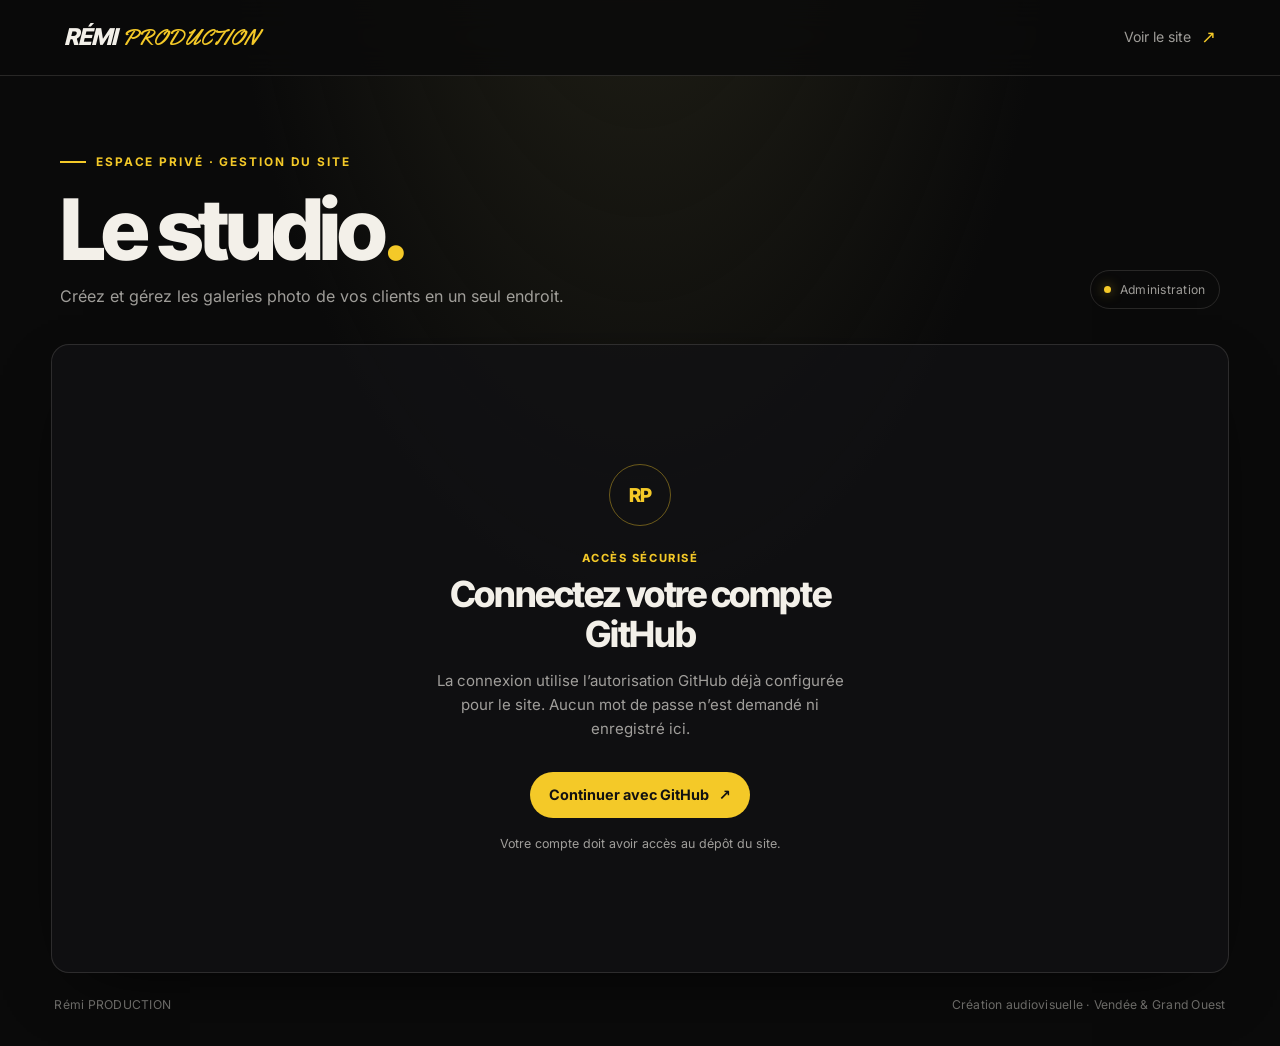
<file: admin/index.html>
<!doctype html>
<html lang="fr">
<head>
  <meta charset="utf-8">
  <meta name="viewport" content="width=device-width, initial-scale=1, viewport-fit=cover">
  <meta name="robots" content="noindex, nofollow">
  <meta name="theme-color" content="#0a0a0a">
  <title>Studio — Rémi PRODUCTION</title>
  <link rel="icon" type="image/png" sizes="32x32" href="/favicon-32.png">
  <link rel="stylesheet" href="/admin/admin.css">
  <script defer src="/admin/admin.js"></script>
</head>
<body>
  <div class="studio-shell">
    <header class="studio-topbar">
      <a class="studio-brand" href="/" aria-label="Rémi PRODUCTION — retour au site"><span class="studio-brand__name">RÉMI</span><span class="studio-brand__production">PRODUCTION</span></a>
      <div class="top-actions"><a class="studio-site-link" href="/">Voir le site <span aria-hidden="true">↗</span></a><button id="logout" class="button button--quiet" hidden>Déconnexion</button></div>
    </header>
    <main class="studio-main">
      <section class="studio-intro" aria-labelledby="studio-title">
        <div class="studio-kicker"><span></span> Espace privé · Gestion du site</div>
        <div class="studio-intro__row"><div><h1 id="studio-title">Le studio<span>.</span></h1><p>Créez et gérez les galeries photo de vos clients en un seul endroit.</p></div><div class="studio-status"><i></i> Administration</div></div>
      </section>
      <section class="studio-workspace" aria-label="Gestion des galeries">
        <div id="app" aria-live="polite"><div class="loading">Chargement de l’espace…</div></div>
      </section>
      <footer class="studio-footer"><span>Rémi PRODUCTION</span><span>Création audiovisuelle · Vendée &amp; Grand Ouest</span></footer>
    </main>
  </div>
  <div id="toast" class="toast" role="status" aria-live="polite"></div>
</body>
</html>
</file>
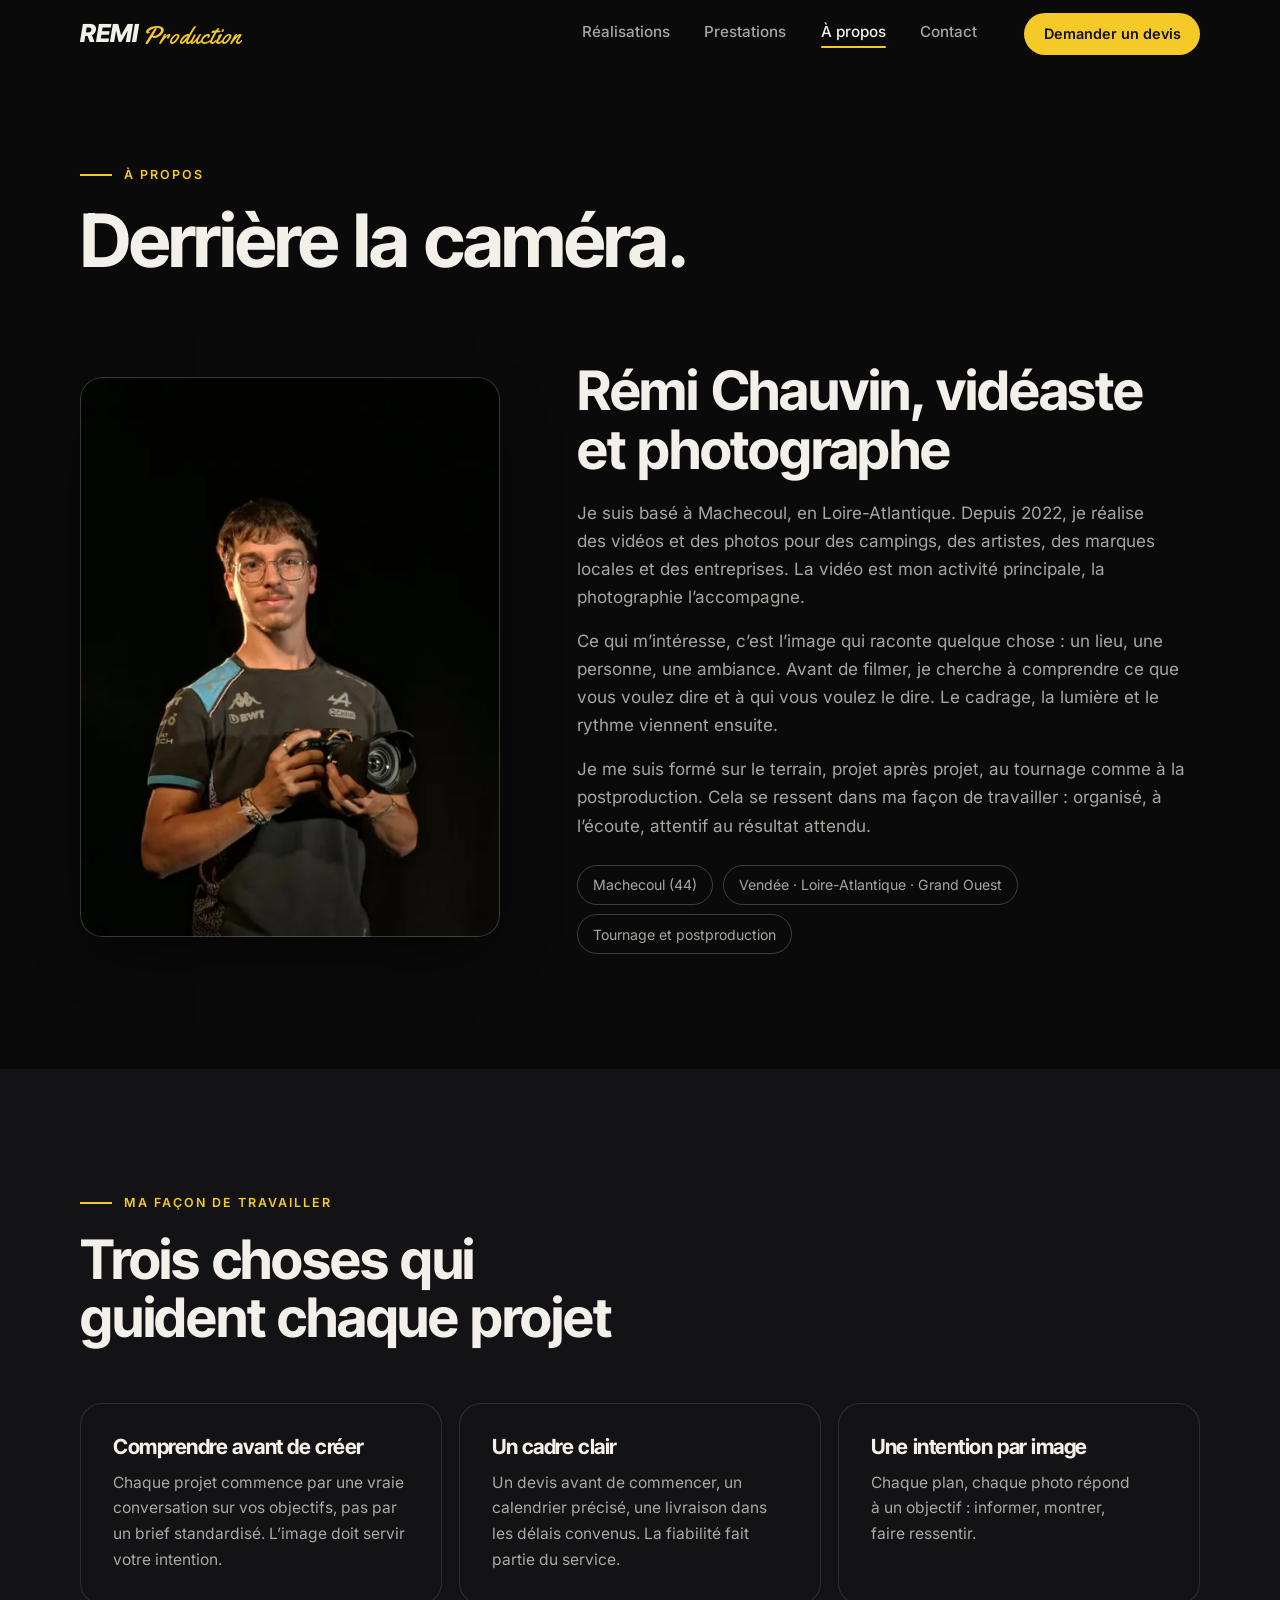
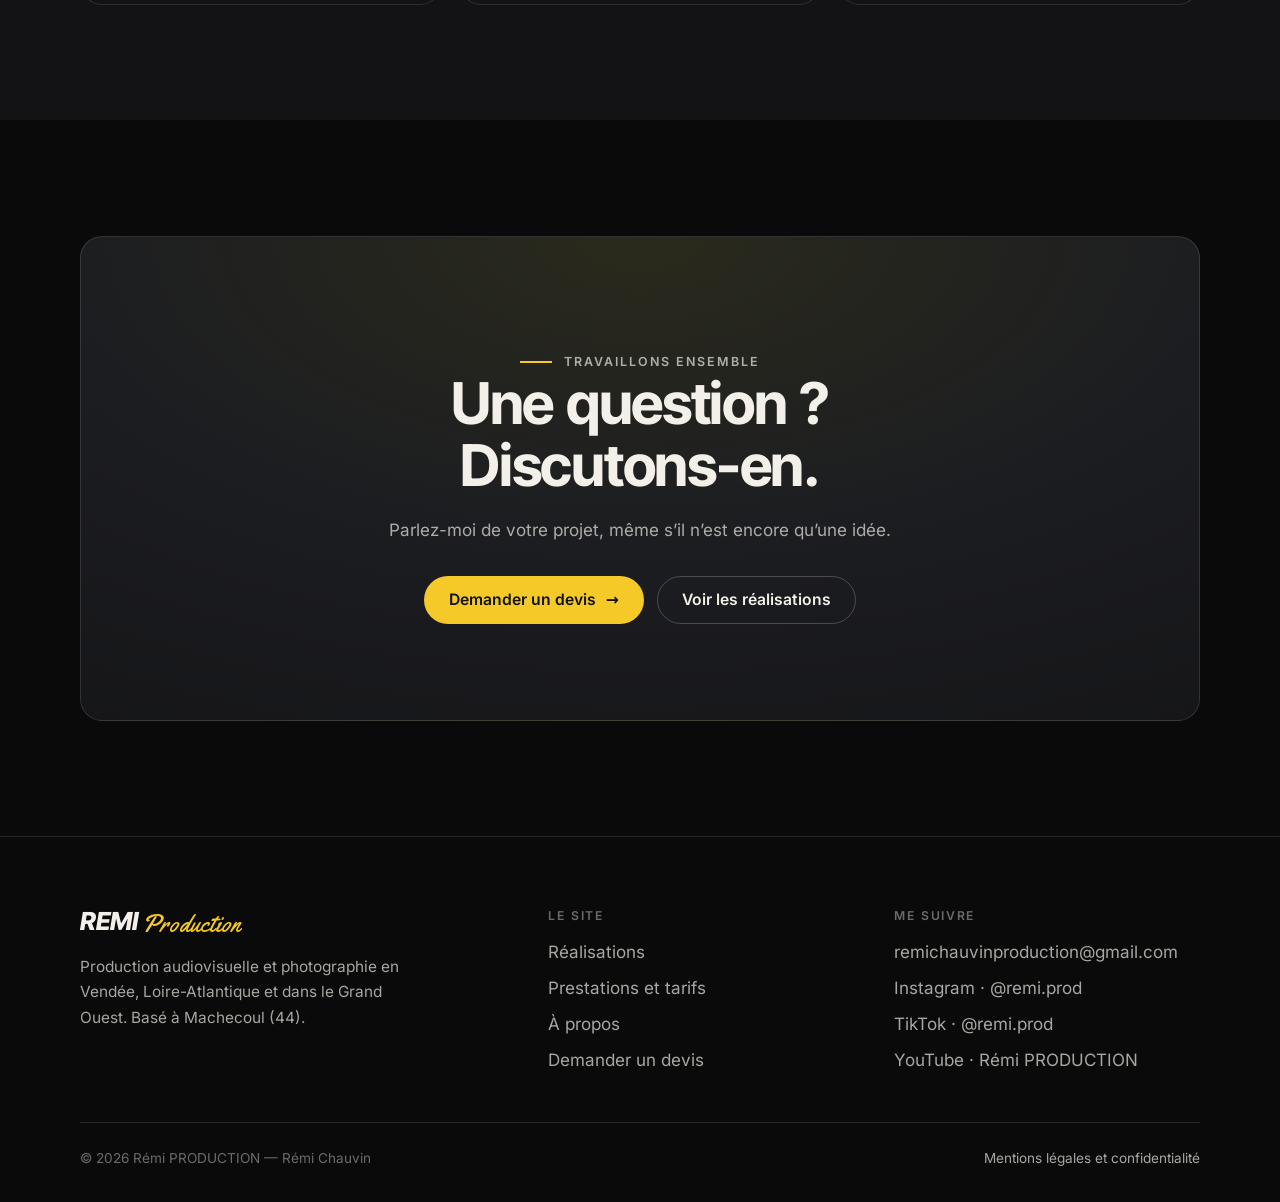
<file: a-propos.html>
<!DOCTYPE html>
<html lang="fr">
<head>
<meta charset="utf-8">
<meta name="viewport" content="width=device-width, initial-scale=1, viewport-fit=cover">
<title>À propos | Rémi PRODUCTION, vidéaste à Machecoul (44)</title>
<meta name="description" content="Rémi Chauvin, vidéaste et photographe à Machecoul : ma façon de filmer, de photographier et de travailler avec mes clients en Vendée et Loire-Atlantique.">
<meta name="robots" content="index, follow, max-image-preview:large">
<meta name="theme-color" content="#0a0a0a">
<link rel="canonical" href="https://remiproduction.fr/a-propos">

<!-- Partage réseaux sociaux -->
<meta property="og:type" content="website">
<meta property="og:site_name" content="Rémi PRODUCTION">
<meta property="og:locale" content="fr_FR">
<meta property="og:title" content="À propos | Rémi PRODUCTION, vidéaste à Machecoul (44)">
<meta property="og:description" content="Rémi Chauvin, vidéaste et photographe à Machecoul : ma façon de filmer, de photographier et de travailler avec mes clients en Vendée et Loire-Atlantique.">
<meta property="og:url" content="https://remiproduction.fr/a-propos">
<meta property="og:image" content="https://remiproduction.fr/images/og-remi-production.jpg">
<meta property="og:image:width" content="1200">
<meta property="og:image:height" content="630">
<meta property="og:image:alt" content="Rémi PRODUCTION — vidéaste et photographe en Vendée et Loire-Atlantique">
<meta name="twitter:card" content="summary_large_image">
<meta name="twitter:title" content="À propos | Rémi PRODUCTION, vidéaste à Machecoul (44)">
<meta name="twitter:description" content="Rémi Chauvin, vidéaste et photographe à Machecoul : ma façon de filmer, de photographier et de travailler avec mes clients en Vendée et Loire-Atlantique.">
<meta name="twitter:image" content="https://remiproduction.fr/images/og-remi-production.jpg">

<link rel="icon" type="image/png" sizes="32x32" href="/favicon-32.png">
<link rel="apple-touch-icon" href="/apple-touch-icon.png">
<link rel="preload" href="/assets/fonts/inter-tight-latin-var.woff2" as="font" type="font/woff2" crossorigin>
<link rel="preload" href="/assets/fonts/inter-latin-var.woff2" as="font" type="font/woff2" crossorigin>
<script type="application/ld+json">
{
  "@context": "https://schema.org",
  "@type": "BreadcrumbList",
  "itemListElement": [
    {
      "@type": "ListItem",
      "position": 1,
      "name": "Accueil",
      "item": "https://remiproduction.fr/"
    },
    {
      "@type": "ListItem",
      "position": 2,
      "name": "À propos",
      "item": "https://remiproduction.fr/a-propos"
    }
  ]
}
</script>
<link rel="stylesheet" href="/assets/css/style.css">
<script>document.documentElement.className+=' js';setTimeout(function(){if(!window.__rm)document.documentElement.classList.remove('js')},4000)</script>
</head>
<body>
<a class="skip-link" href="#main">Aller au contenu</a>
<header class="nav">
  <div class="container nav__inner">
    <a href="/" class="brand" aria-label="Rémi PRODUCTION — accueil"><span class="brand__remi">Remi</span><span class="brand__prod">Production</span></a>
    <nav class="nav__links" aria-label="Navigation principale"><a class="nav__link" href="/realisations">Réalisations</a><a class="nav__link" href="/services">Prestations</a><a class="nav__link" href="/a-propos" aria-current="page">À propos</a><a class="nav__link" href="/contact">Contact</a></nav>
    <a href="/contact" class="btn btn--primary btn--sm nav__cta">Demander un devis</a>
    <button type="button" class="nav__burger" aria-expanded="false" aria-controls="nav-panel" aria-label="Ouvrir le menu"><span></span><span></span><span></span></button>
  </div>
  <nav class="nav__panel" id="nav-panel" aria-label="Menu mobile"><a class="nav__link" href="/">Accueil</a><a class="nav__link" href="/realisations">Réalisations</a><a class="nav__link" href="/services">Prestations</a><a class="nav__link" href="/a-propos" aria-current="page">À propos</a><a class="nav__link" href="/contact">Contact</a><a href="/contact" class="btn btn--primary">Demander un devis</a></nav>
</header>

<main id="main">
<section class="page-hero">
  <div class="container reveal">
    <p class="kicker">À propos</p>
    <h1>Derrière la caméra.</h1>
  </div>
</section>

<section class="section" style="padding-top:2rem">
  <div class="container">
    <div class="human">
      <div class="portrait reveal">
        <img src="/images/remi-portrait-480.webp" srcset="/images/remi-portrait-480.webp 480w, /images/remi-portrait-900.webp 900w" sizes="(max-width: 860px) 80vw, 420px" width="900" height="1200" decoding="async" fetchpriority="high" alt="Portrait de Rémi Chauvin, vidéaste et photographe, son appareil photo à la main">
      </div>
      <div class="reveal" style="--d:.1s">
        <h2 class="h2">Rémi Chauvin, vidéaste et photographe</h2>
        <p style="margin-top:1.3rem">Je suis basé à Machecoul, en Loire-Atlantique. Depuis 2022, je réalise des vidéos et des photos pour des campings, des artistes, des marques locales et des entreprises. La vidéo est mon activité principale, la photographie l’accompagne.</p>
        <p>Ce qui m’intéresse, c’est l’image qui raconte quelque chose : un lieu, une personne, une ambiance. Avant de filmer, je cherche à comprendre ce que vous voulez dire et à qui vous voulez le dire. Le cadrage, la lumière et le rythme viennent ensuite.</p>
        <p>Je me suis formé sur le terrain, projet après projet, au tournage comme à la postproduction. Cela se ressent dans ma façon de travailler : organisé, à l’écoute, attentif au résultat attendu.</p>
        <div class="facts">
          <span class="fact">Machecoul (44)</span>
          <span class="fact">Vendée · Loire-Atlantique · Grand Ouest</span>
          <span class="fact">Tournage et postproduction</span>
        </div>
      </div>
    </div>
  </div>
</section>

<section class="section section--alt">
  <div class="container">
    <div class="section-head reveal">
      <p class="kicker">Ma façon de travailler</p>
      <h2 class="h2">Trois choses qui guident chaque projet</h2>
    </div>
    <div class="principles">
      <article class="principle reveal"><h3>Comprendre avant de créer</h3><p>Chaque projet commence par une vraie conversation sur vos objectifs, pas par un brief standardisé. L’image doit servir votre intention.</p></article>
      <article class="principle reveal" style="--d:.08s"><h3>Un cadre clair</h3><p>Un devis avant de commencer, un calendrier précisé, une livraison dans les délais convenus. La fiabilité fait partie du service.</p></article>
      <article class="principle reveal" style="--d:.16s"><h3>Une intention par image</h3><p>Chaque plan, chaque photo répond à un objectif : informer, montrer, faire ressentir.</p></article>
    </div>
  </div>
</section>
<section class="section">
  <div class="container">
    <div class="cta reveal">
      <p class="kicker" style="justify-content:center">Travaillons ensemble</p>
      <h2>Une question ? Discutons-en.</h2>
      <p>Parlez-moi de votre projet, même s’il n’est encore qu’une idée.</p>
      <div class="cta__actions">
        <a href="/contact" class="btn btn--primary">Demander un devis <span class="btn__arrow" aria-hidden="true">→</span></a>
        <a href="/realisations" class="btn btn--ghost">Voir les réalisations</a>
      </div>
    </div>
  </div>
</section>

</main>
<footer class="footer">
  <div class="container">
    <div class="footer__grid">
      <div>
        <a href="/" class="brand" aria-label="Rémi PRODUCTION — accueil"><span class="brand__remi">Remi</span><span class="brand__prod">Production</span></a>
        <p class="footer__tag">Production audiovisuelle et photographie en Vendée, Loire-Atlantique et dans le Grand Ouest. Basé à Machecoul (44).</p>
      </div>
      <div>
        <h2>Le site</h2>
        <ul>
          <li><a href="/realisations">Réalisations</a></li>
          <li><a href="/services">Prestations et tarifs</a></li>
          <li><a href="/a-propos">À propos</a></li>
          <li><a href="/contact">Demander un devis</a></li>
        </ul>
      </div>
      <div>
        <h2>Me suivre</h2>
        <ul>
          <li><a href="mailto:remichauvinproduction@gmail.com">remichauvinproduction@gmail.com</a></li>
          <li><a href="https://www.instagram.com/remi.prod" target="_blank" rel="noopener">Instagram · @remi.prod</a></li>
          <li><a href="https://www.tiktok.com/@remi.prod" target="_blank" rel="noopener">TikTok · @remi.prod</a></li>
          <li><a href="https://www.youtube.com/@remiproduction" target="_blank" rel="noopener">YouTube · Rémi PRODUCTION</a></li>
        </ul>
      </div>
    </div>
    <div class="footer__bottom">
      <span>© 2026 Rémi PRODUCTION — Rémi Chauvin</span>
      <a href="/mentions-legales">Mentions légales et confidentialité</a>
    </div>
  </div>
</footer>
<script src="/assets/js/main.js" defer></script>
</body>
</html>
</file>
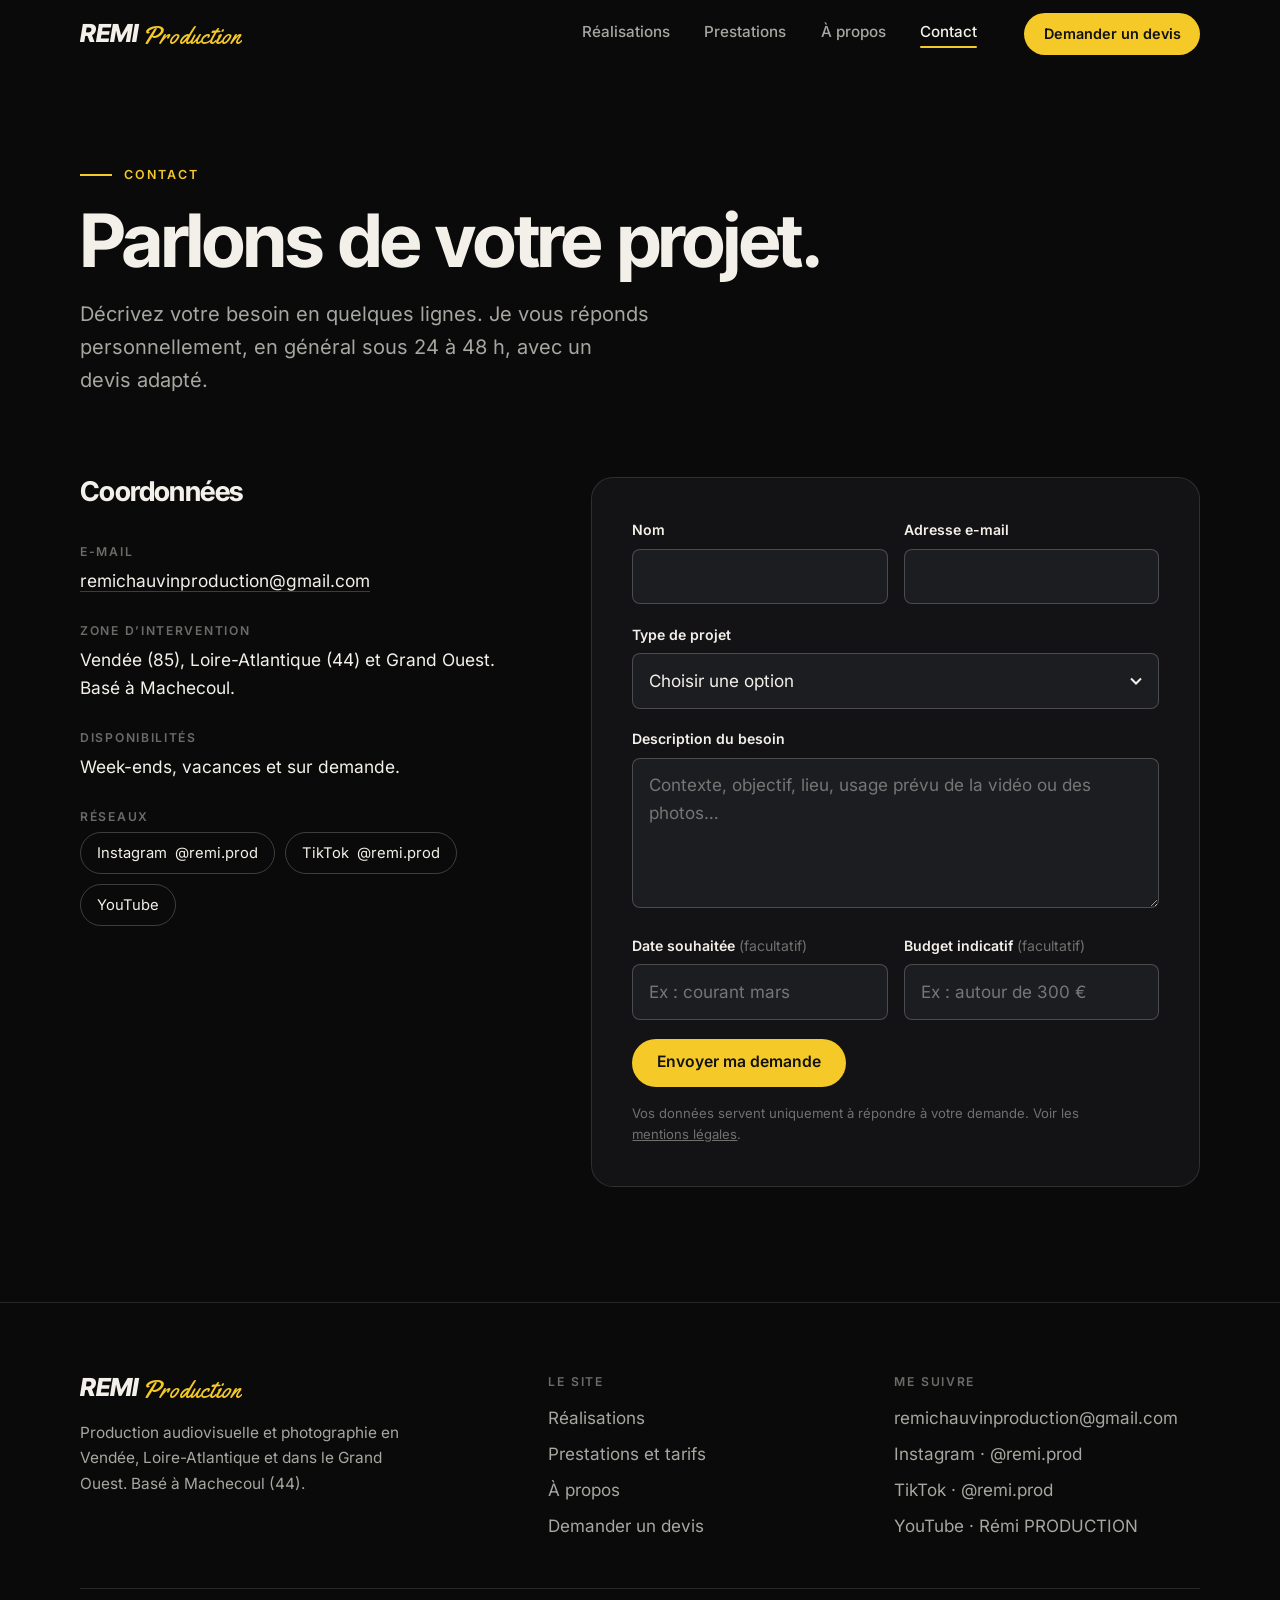
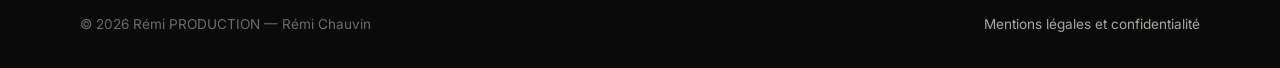
<file: contact.html>
<!DOCTYPE html>
<html lang="fr">
<head>
<meta charset="utf-8">
<meta name="viewport" content="width=device-width, initial-scale=1, viewport-fit=cover">
<title>Demander un devis | Vidéaste en Vendée et Loire-Atlantique</title>
<meta name="description" content="Un projet vidéo ou photo en Vendée, Loire-Atlantique ou dans le Grand Ouest ? Décrivez votre besoin : je vous réponds avec un devis personnalisé.">
<meta name="robots" content="index, follow, max-image-preview:large">
<meta name="theme-color" content="#0a0a0a">
<link rel="canonical" href="https://remiproduction.fr/contact">

<!-- Partage réseaux sociaux -->
<meta property="og:type" content="website">
<meta property="og:site_name" content="Rémi PRODUCTION">
<meta property="og:locale" content="fr_FR">
<meta property="og:title" content="Demander un devis | Vidéaste en Vendée et Loire-Atlantique">
<meta property="og:description" content="Un projet vidéo ou photo en Vendée, Loire-Atlantique ou dans le Grand Ouest ? Décrivez votre besoin : je vous réponds avec un devis personnalisé.">
<meta property="og:url" content="https://remiproduction.fr/contact">
<meta property="og:image" content="https://remiproduction.fr/images/og-remi-production.jpg">
<meta property="og:image:width" content="1200">
<meta property="og:image:height" content="630">
<meta property="og:image:alt" content="Rémi PRODUCTION — vidéaste et photographe en Vendée et Loire-Atlantique">
<meta name="twitter:card" content="summary_large_image">
<meta name="twitter:title" content="Demander un devis | Vidéaste en Vendée et Loire-Atlantique">
<meta name="twitter:description" content="Un projet vidéo ou photo en Vendée, Loire-Atlantique ou dans le Grand Ouest ? Décrivez votre besoin : je vous réponds avec un devis personnalisé.">
<meta name="twitter:image" content="https://remiproduction.fr/images/og-remi-production.jpg">

<link rel="icon" type="image/png" sizes="32x32" href="/favicon-32.png">
<link rel="apple-touch-icon" href="/apple-touch-icon.png">
<link rel="preload" href="/assets/fonts/inter-tight-latin-var.woff2" as="font" type="font/woff2" crossorigin>
<link rel="preload" href="/assets/fonts/inter-latin-var.woff2" as="font" type="font/woff2" crossorigin>
<script type="application/ld+json">
{
  "@context": "https://schema.org",
  "@type": "BreadcrumbList",
  "itemListElement": [
    {
      "@type": "ListItem",
      "position": 1,
      "name": "Accueil",
      "item": "https://remiproduction.fr/"
    },
    {
      "@type": "ListItem",
      "position": 2,
      "name": "Contact",
      "item": "https://remiproduction.fr/contact"
    }
  ]
}
</script>
<link rel="stylesheet" href="/assets/css/style.css">
<script>document.documentElement.className+=' js';setTimeout(function(){if(!window.__rm)document.documentElement.classList.remove('js')},4000)</script>
</head>
<body>
<a class="skip-link" href="#main">Aller au contenu</a>
<header class="nav">
  <div class="container nav__inner">
    <a href="/" class="brand" aria-label="Rémi PRODUCTION — accueil"><span class="brand__remi">Remi</span><span class="brand__prod">Production</span></a>
    <nav class="nav__links" aria-label="Navigation principale"><a class="nav__link" href="/realisations">Réalisations</a><a class="nav__link" href="/services">Prestations</a><a class="nav__link" href="/a-propos">À propos</a><a class="nav__link" href="/contact" aria-current="page">Contact</a></nav>
    <a href="/contact" class="btn btn--primary btn--sm nav__cta">Demander un devis</a>
    <button type="button" class="nav__burger" aria-expanded="false" aria-controls="nav-panel" aria-label="Ouvrir le menu"><span></span><span></span><span></span></button>
  </div>
  <nav class="nav__panel" id="nav-panel" aria-label="Menu mobile"><a class="nav__link" href="/">Accueil</a><a class="nav__link" href="/realisations">Réalisations</a><a class="nav__link" href="/services">Prestations</a><a class="nav__link" href="/a-propos">À propos</a><a class="nav__link" href="/contact" aria-current="page">Contact</a><a href="/contact" class="btn btn--primary">Demander un devis</a></nav>
</header>

<main id="main">
<section class="page-hero">
  <div class="container reveal">
    <p class="kicker">Contact</p>
    <h1>Parlons de votre projet.</h1>
    <p class="lead">Décrivez votre besoin en quelques lignes. Je vous réponds personnellement, en général sous 24 à 48 h, avec un devis adapté.</p>
  </div>
</section>

<section class="section" style="padding-top:2rem">
  <div class="container contact">
    <div class="reveal">
      <h2 class="h2" style="font-size:1.7rem">Coordonnées</h2>
      <div class="contact__list">
        <div><p class="contact__label">E-mail</p><p class="contact__value"><a href="mailto:remichauvinproduction@gmail.com">remichauvinproduction@gmail.com</a></p></div>
        <div><p class="contact__label">Zone d’intervention</p><p class="contact__value">Vendée (85), Loire-Atlantique (44) et Grand Ouest. Basé à Machecoul.</p></div>
        <div><p class="contact__label">Disponibilités</p><p class="contact__value">Week-ends, vacances et sur demande.</p></div>
        <div><p class="contact__label">Réseaux</p>
          <div class="socials">
            <a class="social" href="https://www.instagram.com/remi.prod" target="_blank" rel="noopener">Instagram <span aria-hidden="true">@remi.prod</span></a>
            <a class="social" href="https://www.tiktok.com/@remi.prod" target="_blank" rel="noopener">TikTok <span aria-hidden="true">@remi.prod</span></a>
            <a class="social" href="https://www.youtube.com/@remiproduction" target="_blank" rel="noopener">YouTube</a>
          </div>
        </div>
      </div>
    </div>

    <!-- FORMULAIRE — envoi via FormSubmit (gratuit, sans compte).
         ⚠ Activation obligatoire une seule fois : envoyer un premier message de test depuis le site en ligne,
         puis cliquer sur le lien de confirmation reçu par e-mail à remichauvinproduction@gmail.com. -->
    <form class="form reveal" id="contact-form" style="--d:.1s"
          method="POST" action="https://formsubmit.co/remichauvinproduction@gmail.com"
          data-endpoint="https://formsubmit.co/ajax/remichauvinproduction@gmail.com" data-mail="remichauvinproduction@gmail.com">
      <input type="hidden" name="_subject" value="Nouvelle demande de devis — remiproduction.fr">
      <input type="hidden" name="_template" value="table">
      <input type="hidden" name="_captcha" value="false">
      <input type="hidden" name="_next" value="https://remiproduction.fr/contact?envoye=1">
      <div class="honey" aria-hidden="true"><label>Ne pas remplir <input type="text" name="_honey" tabindex="-1" autocomplete="off"></label></div>

      <div class="form__row">
        <div class="field"><label for="f-nom">Nom</label><input class="input" id="f-nom" name="Nom" type="text" required autocomplete="name"></div>
        <div class="field"><label for="f-mail">Adresse e-mail</label><input class="input" id="f-mail" name="email" type="email" required autocomplete="email"></div>
      </div>
      <div class="field"><label for="f-type">Type de projet</label>
        <select class="select" id="f-type" name="Type de projet" required><option value="" disabled selected>Choisir une option</option><option value="Publicité / vidéo promotionnelle">Publicité / vidéo promotionnelle</option><option value="Film d’entreprise">Film d’entreprise</option><option value="Reels / contenu réseaux sociaux">Reels / contenu réseaux sociaux</option><option value="Interview / témoignage">Interview / témoignage</option><option value="Captation événementielle">Captation événementielle</option><option value="Photographie">Photographie</option><option value="Prises de vue aériennes">Prises de vue aériennes</option><option value="Autre">Autre</option></select>
      </div>
      <div class="field"><label for="f-msg">Description du besoin</label>
        <textarea class="textarea" id="f-msg" name="Description du besoin" required placeholder="Contexte, objectif, lieu, usage prévu de la vidéo ou des photos…"></textarea>
      </div>
      <div class="form__row">
        <div class="field"><label for="f-date">Date souhaitée <span>(facultatif)</span></label><input class="input" id="f-date" name="Date souhaitée" type="text" placeholder="Ex : courant mars"></div>
        <div class="field"><label for="f-budget">Budget indicatif <span>(facultatif)</span></label><input class="input" id="f-budget" name="Budget indicatif" type="text" placeholder="Ex : autour de 300 €"></div>
      </div>
      <button class="btn btn--primary" type="submit">Envoyer ma demande</button>
      <div class="form__status" id="form-status" role="status" aria-live="polite" hidden></div>
      <p class="form__hint">Vos données servent uniquement à répondre à votre demande. Voir les <a href="/mentions-legales#confidentialite" style="text-decoration:underline">mentions légales</a>.</p>
    </form>
  </div>
</section>
</main>
<footer class="footer">
  <div class="container">
    <div class="footer__grid">
      <div>
        <a href="/" class="brand" aria-label="Rémi PRODUCTION — accueil"><span class="brand__remi">Remi</span><span class="brand__prod">Production</span></a>
        <p class="footer__tag">Production audiovisuelle et photographie en Vendée, Loire-Atlantique et dans le Grand Ouest. Basé à Machecoul (44).</p>
      </div>
      <div>
        <h2>Le site</h2>
        <ul>
          <li><a href="/realisations">Réalisations</a></li>
          <li><a href="/services">Prestations et tarifs</a></li>
          <li><a href="/a-propos">À propos</a></li>
          <li><a href="/contact">Demander un devis</a></li>
        </ul>
      </div>
      <div>
        <h2>Me suivre</h2>
        <ul>
          <li><a href="mailto:remichauvinproduction@gmail.com">remichauvinproduction@gmail.com</a></li>
          <li><a href="https://www.instagram.com/remi.prod" target="_blank" rel="noopener">Instagram · @remi.prod</a></li>
          <li><a href="https://www.tiktok.com/@remi.prod" target="_blank" rel="noopener">TikTok · @remi.prod</a></li>
          <li><a href="https://www.youtube.com/@remiproduction" target="_blank" rel="noopener">YouTube · Rémi PRODUCTION</a></li>
        </ul>
      </div>
    </div>
    <div class="footer__bottom">
      <span>© 2026 Rémi PRODUCTION — Rémi Chauvin</span>
      <a href="/mentions-legales">Mentions légales et confidentialité</a>
    </div>
  </div>
</footer>
<script src="/assets/js/main.js" defer></script>
</body>
</html>
</file>
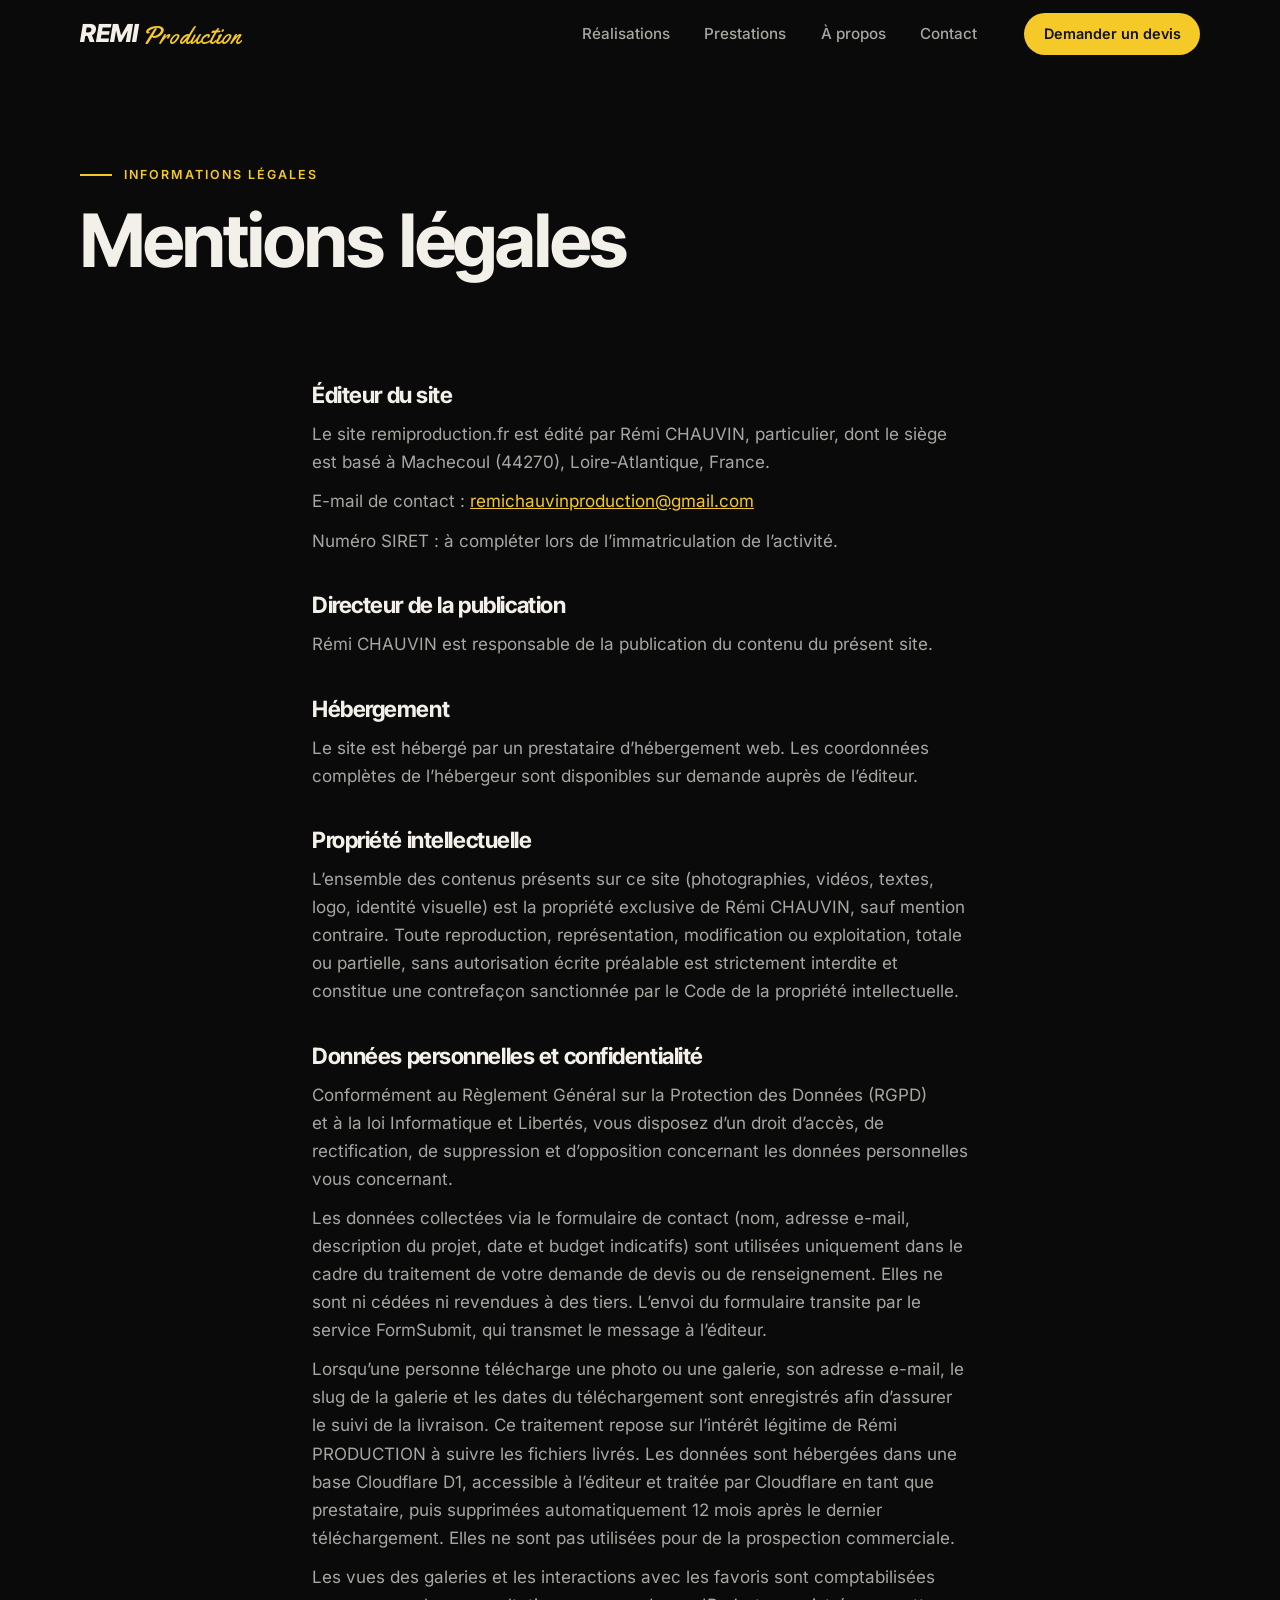
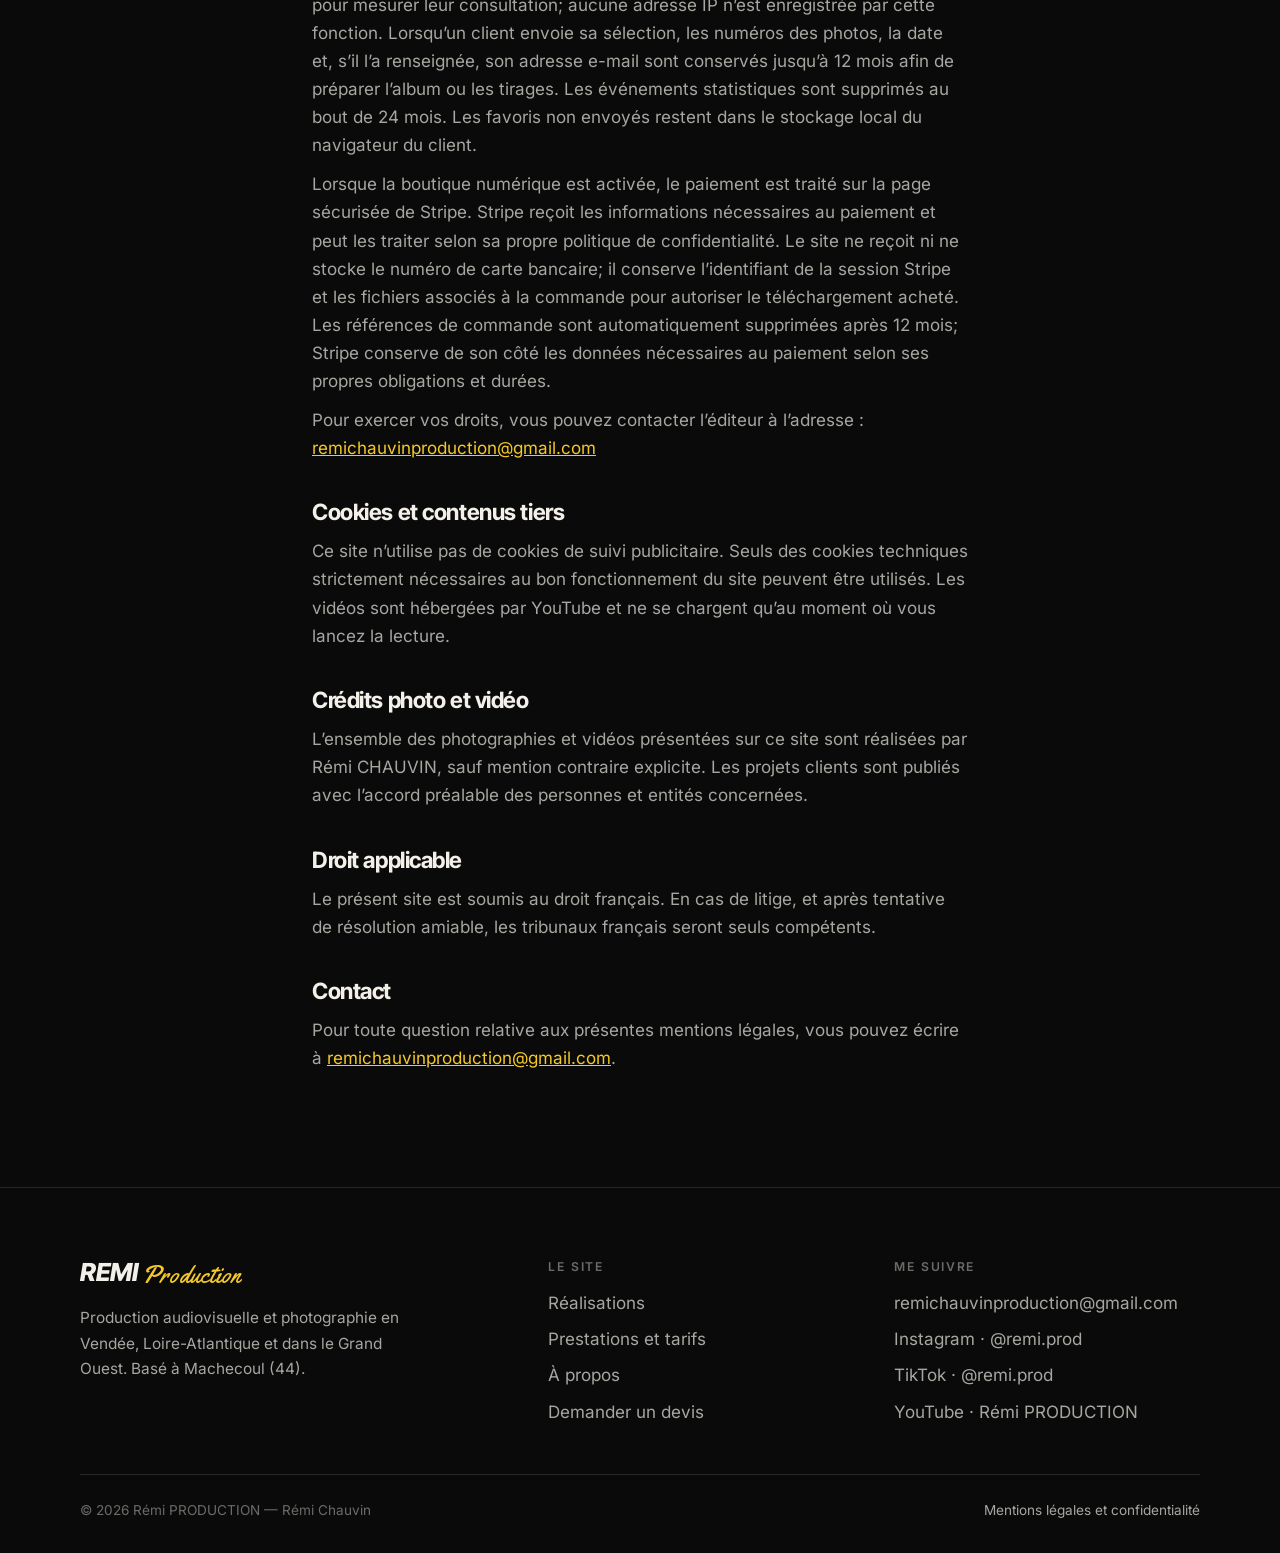
<file: mentions-legales.html>
<!DOCTYPE html>
<html lang="fr">
<head>
<meta charset="utf-8">
<meta name="viewport" content="width=device-width, initial-scale=1, viewport-fit=cover">
<title>Mentions légales — Rémi PRODUCTION</title>
<meta name="description" content="Mentions légales et politique de confidentialité du site remiproduction.fr.">
<meta name="robots" content="noindex, follow">
<meta name="theme-color" content="#0a0a0a">
<link rel="canonical" href="https://remiproduction.fr/mentions-legales">

<!-- Partage réseaux sociaux -->
<meta property="og:type" content="website">
<meta property="og:site_name" content="Rémi PRODUCTION">
<meta property="og:locale" content="fr_FR">
<meta property="og:title" content="Mentions légales — Rémi PRODUCTION">
<meta property="og:description" content="Mentions légales et politique de confidentialité du site remiproduction.fr.">
<meta property="og:url" content="https://remiproduction.fr/mentions-legales">
<meta property="og:image" content="https://remiproduction.fr/images/og-remi-production.jpg">
<meta property="og:image:width" content="1200">
<meta property="og:image:height" content="630">
<meta property="og:image:alt" content="Rémi PRODUCTION — vidéaste et photographe en Vendée et Loire-Atlantique">
<meta name="twitter:card" content="summary_large_image">
<meta name="twitter:title" content="Mentions légales — Rémi PRODUCTION">
<meta name="twitter:description" content="Mentions légales et politique de confidentialité du site remiproduction.fr.">
<meta name="twitter:image" content="https://remiproduction.fr/images/og-remi-production.jpg">

<link rel="icon" type="image/png" sizes="32x32" href="/favicon-32.png">
<link rel="apple-touch-icon" href="/apple-touch-icon.png">
<link rel="preload" href="/assets/fonts/inter-tight-latin-var.woff2" as="font" type="font/woff2" crossorigin>
<link rel="preload" href="/assets/fonts/inter-latin-var.woff2" as="font" type="font/woff2" crossorigin>

<link rel="stylesheet" href="/assets/css/style.css">
<script>document.documentElement.className+=' js';setTimeout(function(){if(!window.__rm)document.documentElement.classList.remove('js')},4000)</script>
</head>
<body>
<a class="skip-link" href="#main">Aller au contenu</a>
<header class="nav">
  <div class="container nav__inner">
    <a href="/" class="brand" aria-label="Rémi PRODUCTION — accueil"><span class="brand__remi">Remi</span><span class="brand__prod">Production</span></a>
    <nav class="nav__links" aria-label="Navigation principale"><a class="nav__link" href="/realisations">Réalisations</a><a class="nav__link" href="/services">Prestations</a><a class="nav__link" href="/a-propos">À propos</a><a class="nav__link" href="/contact">Contact</a></nav>
    <a href="/contact" class="btn btn--primary btn--sm nav__cta">Demander un devis</a>
    <button type="button" class="nav__burger" aria-expanded="false" aria-controls="nav-panel" aria-label="Ouvrir le menu"><span></span><span></span><span></span></button>
  </div>
  <nav class="nav__panel" id="nav-panel" aria-label="Menu mobile"><a class="nav__link" href="/">Accueil</a><a class="nav__link" href="/realisations">Réalisations</a><a class="nav__link" href="/services">Prestations</a><a class="nav__link" href="/a-propos">À propos</a><a class="nav__link" href="/contact">Contact</a><a href="/contact" class="btn btn--primary">Demander un devis</a></nav>
</header>

<main id="main">
<section class="page-hero"><div class="container"><p class="kicker">Informations légales</p><h1>Mentions légales</h1></div></section>
<section class="section" style="padding-top:1rem">
  <div class="container legal">
    <h2>Éditeur du site</h2>
    <p>Le site remiproduction.fr est édité par Rémi CHAUVIN, particulier, dont le siège est basé à Machecoul (44270), Loire-Atlantique, France.</p>
    <p>E-mail de contact : <a href="mailto:remichauvinproduction@gmail.com">remichauvinproduction@gmail.com</a></p>
    <p>Numéro SIRET : à compléter lors de l’immatriculation de l’activité.</p>

    <h2>Directeur de la publication</h2>
    <p>Rémi CHAUVIN est responsable de la publication du contenu du présent site.</p>

    <h2>Hébergement</h2>
    <p>Le site est hébergé par un prestataire d’hébergement web. Les coordonnées complètes de l’hébergeur sont disponibles sur demande auprès de l’éditeur.</p>

    <h2>Propriété intellectuelle</h2>
    <p>L’ensemble des contenus présents sur ce site (photographies, vidéos, textes, logo, identité visuelle) est la propriété exclusive de Rémi CHAUVIN, sauf mention contraire. Toute reproduction, représentation, modification ou exploitation, totale ou partielle, sans autorisation écrite préalable est strictement interdite et constitue une contrefaçon sanctionnée par le Code de la propriété intellectuelle.</p>

    <h2 id="confidentialite">Données personnelles et confidentialité</h2>
    <p>Conformément au Règlement Général sur la Protection des Données (RGPD) et à la loi Informatique et Libertés, vous disposez d’un droit d’accès, de rectification, de suppression et d’opposition concernant les données personnelles vous concernant.</p>
    <p>Les données collectées via le formulaire de contact (nom, adresse e-mail, description du projet, date et budget indicatifs) sont utilisées uniquement dans le cadre du traitement de votre demande de devis ou de renseignement. Elles ne sont ni cédées ni revendues à des tiers. L’envoi du formulaire transite par le service FormSubmit, qui transmet le message à l’éditeur.</p>
    <p>Lorsqu’une personne télécharge une photo ou une galerie, son adresse e-mail, le slug de la galerie et les dates du téléchargement sont enregistrés afin d’assurer le suivi de la livraison. Ce traitement repose sur l’intérêt légitime de Rémi PRODUCTION à suivre les fichiers livrés. Les données sont hébergées dans une base Cloudflare D1, accessible à l’éditeur et traitée par Cloudflare en tant que prestataire, puis supprimées automatiquement 12 mois après le dernier téléchargement. Elles ne sont pas utilisées pour de la prospection commerciale.</p>
    <p>Les vues des galeries et les interactions avec les favoris sont comptabilisées pour mesurer leur consultation; aucune adresse IP n’est enregistrée par cette fonction. Lorsqu’un client envoie sa sélection, les numéros des photos, la date et, s’il l’a renseignée, son adresse e-mail sont conservés jusqu’à 12 mois afin de préparer l’album ou les tirages. Les événements statistiques sont supprimés au bout de 24 mois. Les favoris non envoyés restent dans le stockage local du navigateur du client.</p>
    <p>Lorsque la boutique numérique est activée, le paiement est traité sur la page sécurisée de Stripe. Stripe reçoit les informations nécessaires au paiement et peut les traiter selon sa propre politique de confidentialité. Le site ne reçoit ni ne stocke le numéro de carte bancaire; il conserve l’identifiant de la session Stripe et les fichiers associés à la commande pour autoriser le téléchargement acheté. Les références de commande sont automatiquement supprimées après 12 mois; Stripe conserve de son côté les données nécessaires au paiement selon ses propres obligations et durées.</p>
    <p>Pour exercer vos droits, vous pouvez contacter l’éditeur à l’adresse : <a href="mailto:remichauvinproduction@gmail.com">remichauvinproduction@gmail.com</a></p>

    <h2>Cookies et contenus tiers</h2>
    <p>Ce site n’utilise pas de cookies de suivi publicitaire. Seuls des cookies techniques strictement nécessaires au bon fonctionnement du site peuvent être utilisés. Les vidéos sont hébergées par YouTube et ne se chargent qu’au moment où vous lancez la lecture.</p>

    <h2>Crédits photo et vidéo</h2>
    <p>L’ensemble des photographies et vidéos présentées sur ce site sont réalisées par Rémi CHAUVIN, sauf mention contraire explicite. Les projets clients sont publiés avec l’accord préalable des personnes et entités concernées.</p>

    <h2>Droit applicable</h2>
    <p>Le présent site est soumis au droit français. En cas de litige, et après tentative de résolution amiable, les tribunaux français seront seuls compétents.</p>

    <h2>Contact</h2>
    <p>Pour toute question relative aux présentes mentions légales, vous pouvez écrire à <a href="mailto:remichauvinproduction@gmail.com">remichauvinproduction@gmail.com</a>.</p>
  </div>
</section>
</main>
<footer class="footer">
  <div class="container">
    <div class="footer__grid">
      <div>
        <a href="/" class="brand" aria-label="Rémi PRODUCTION — accueil"><span class="brand__remi">Remi</span><span class="brand__prod">Production</span></a>
        <p class="footer__tag">Production audiovisuelle et photographie en Vendée, Loire-Atlantique et dans le Grand Ouest. Basé à Machecoul (44).</p>
      </div>
      <div>
        <h2>Le site</h2>
        <ul>
          <li><a href="/realisations">Réalisations</a></li>
          <li><a href="/services">Prestations et tarifs</a></li>
          <li><a href="/a-propos">À propos</a></li>
          <li><a href="/contact">Demander un devis</a></li>
        </ul>
      </div>
      <div>
        <h2>Me suivre</h2>
        <ul>
          <li><a href="mailto:remichauvinproduction@gmail.com">remichauvinproduction@gmail.com</a></li>
          <li><a href="https://www.instagram.com/remi.prod" target="_blank" rel="noopener">Instagram · @remi.prod</a></li>
          <li><a href="https://www.tiktok.com/@remi.prod" target="_blank" rel="noopener">TikTok · @remi.prod</a></li>
          <li><a href="https://www.youtube.com/@remiproduction" target="_blank" rel="noopener">YouTube · Rémi PRODUCTION</a></li>
        </ul>
      </div>
    </div>
    <div class="footer__bottom">
      <span>© 2026 Rémi PRODUCTION — Rémi Chauvin</span>
      <a href="/mentions-legales">Mentions légales et confidentialité</a>
    </div>
  </div>
</footer>
<script src="/assets/js/main.js" defer></script>
</body>
</html>
</file>
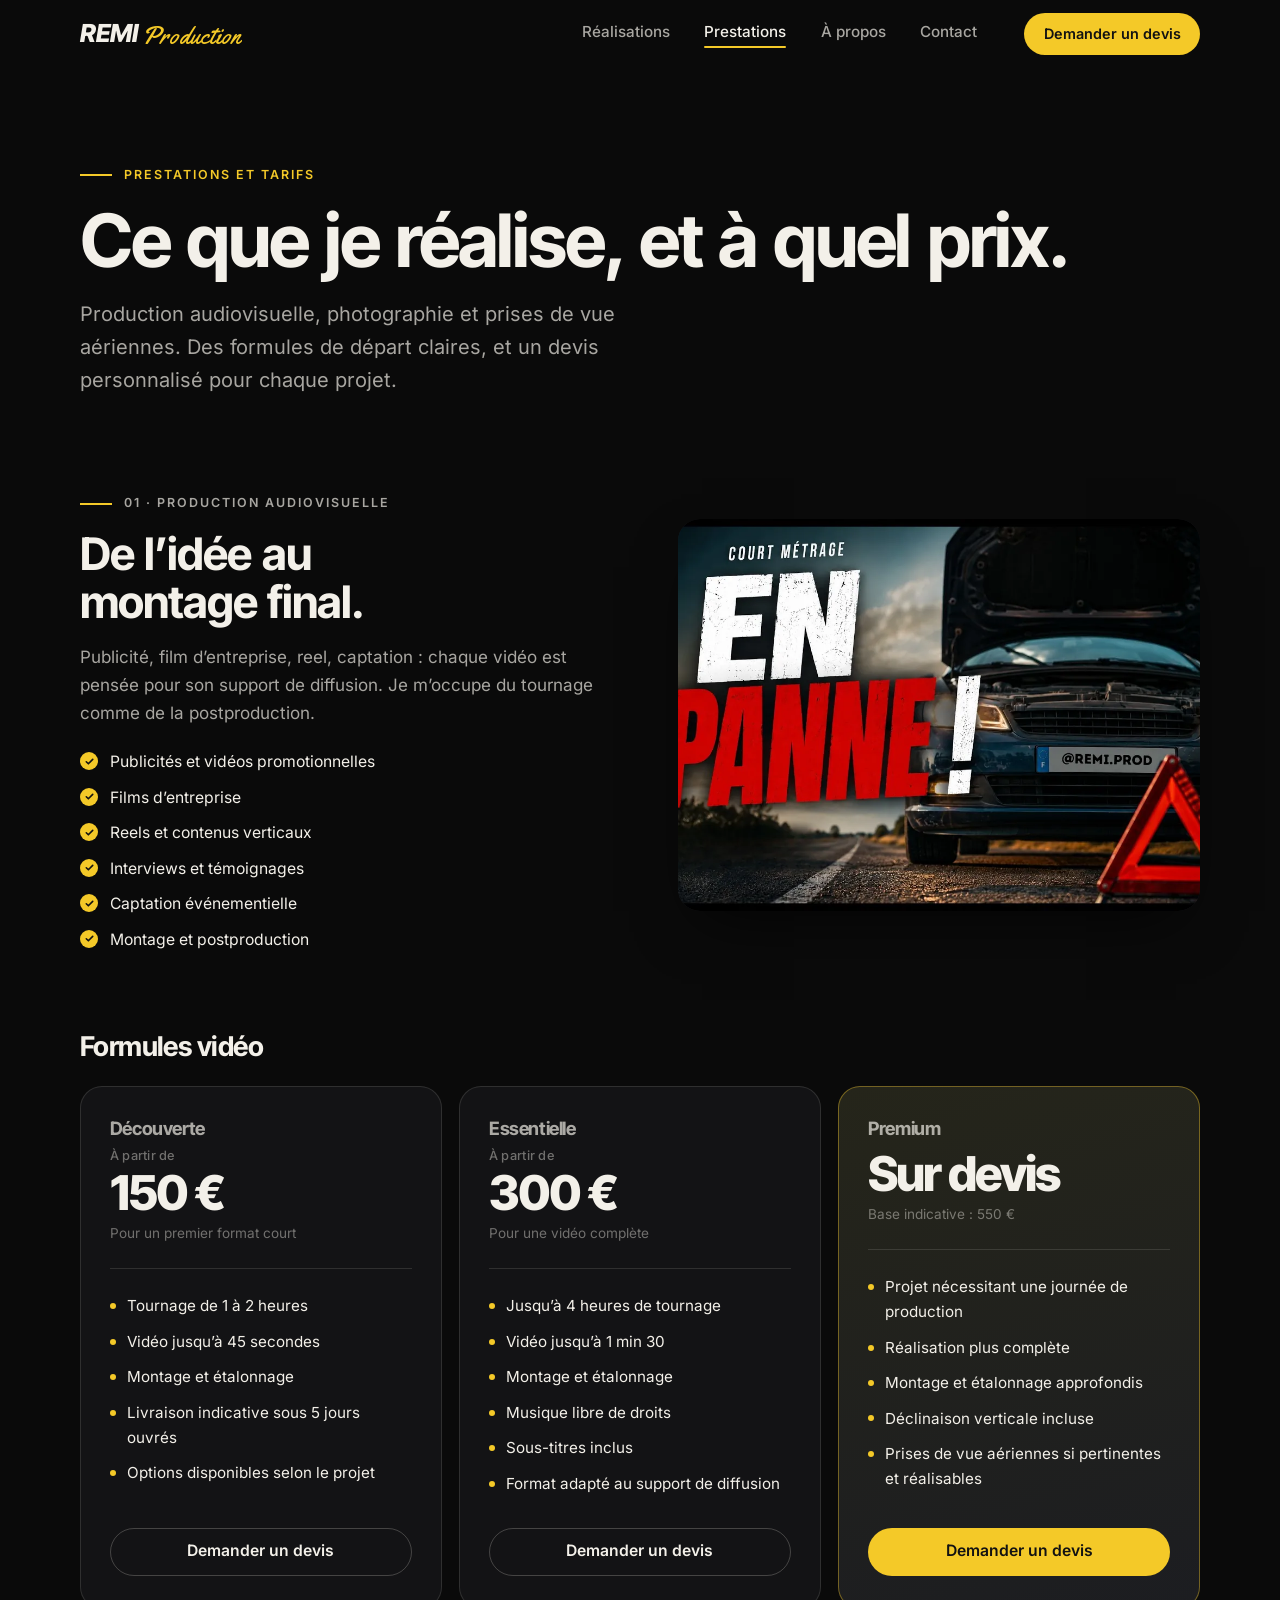
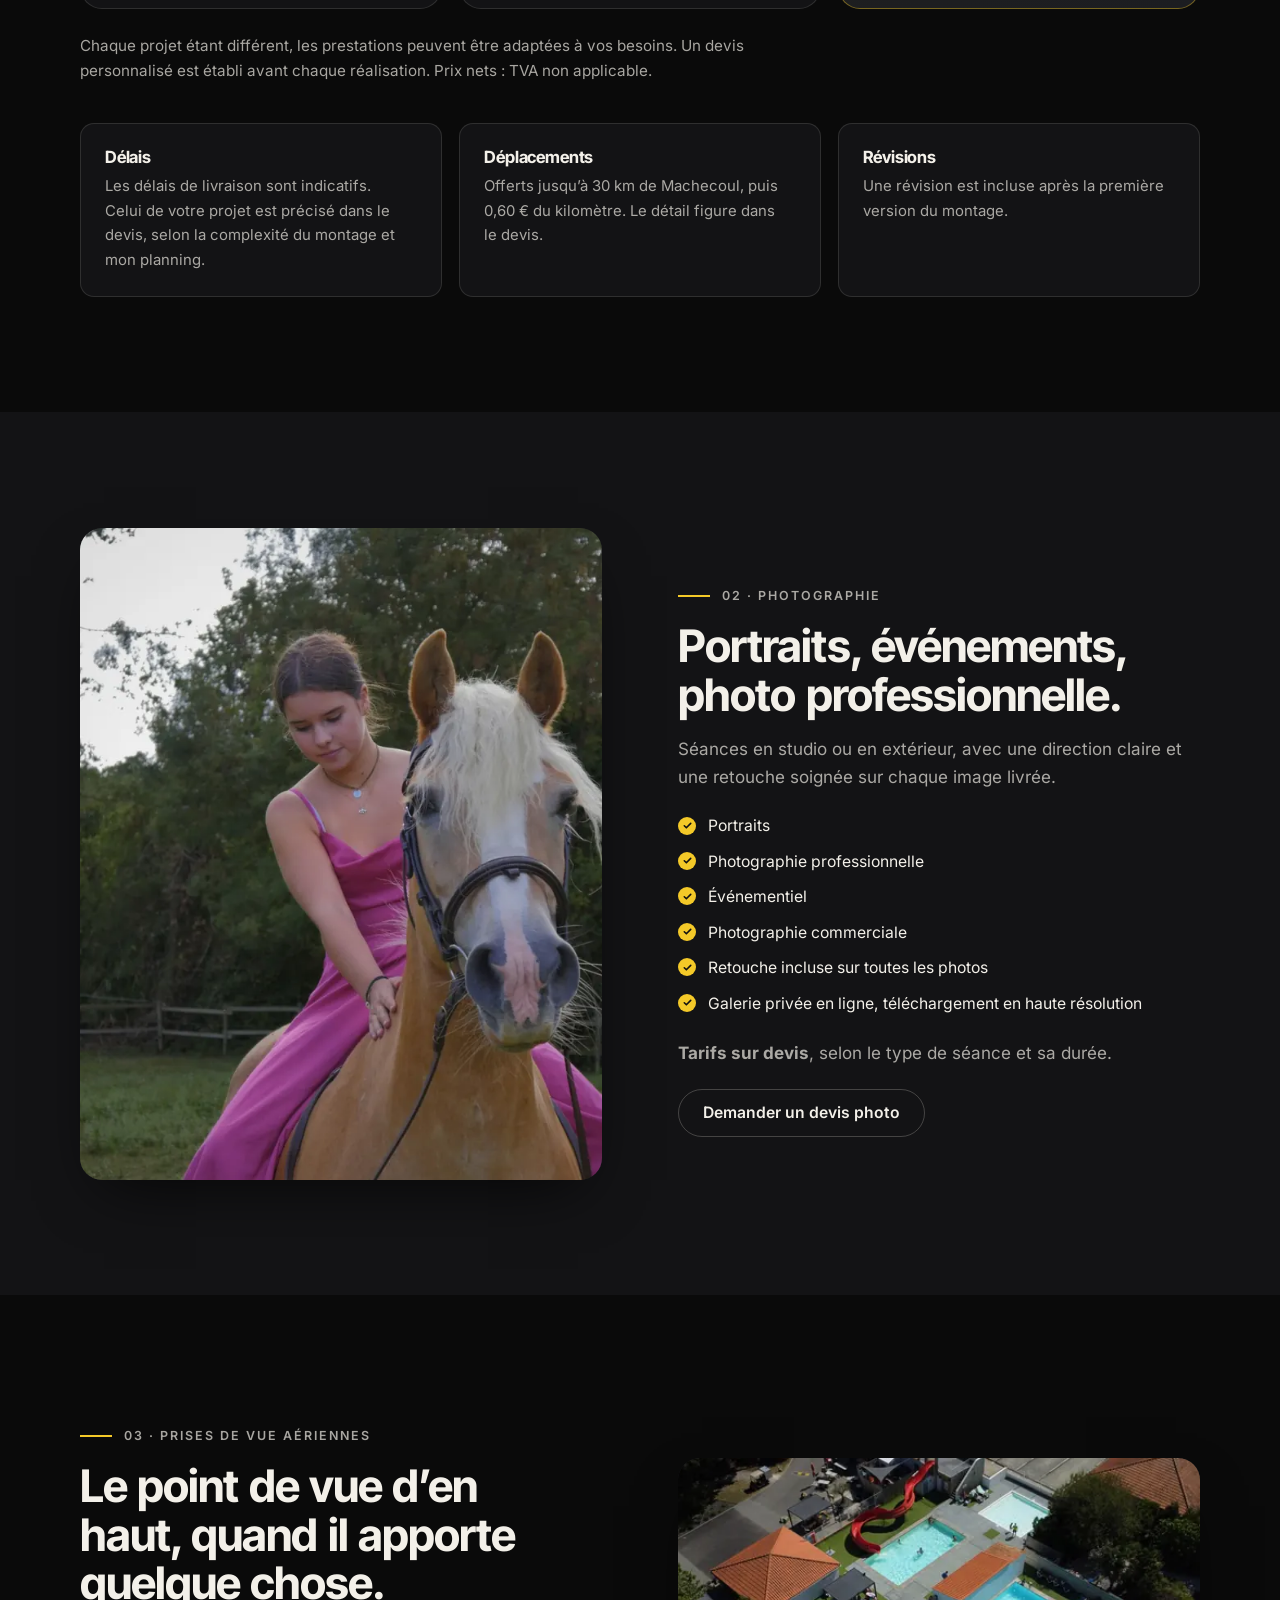
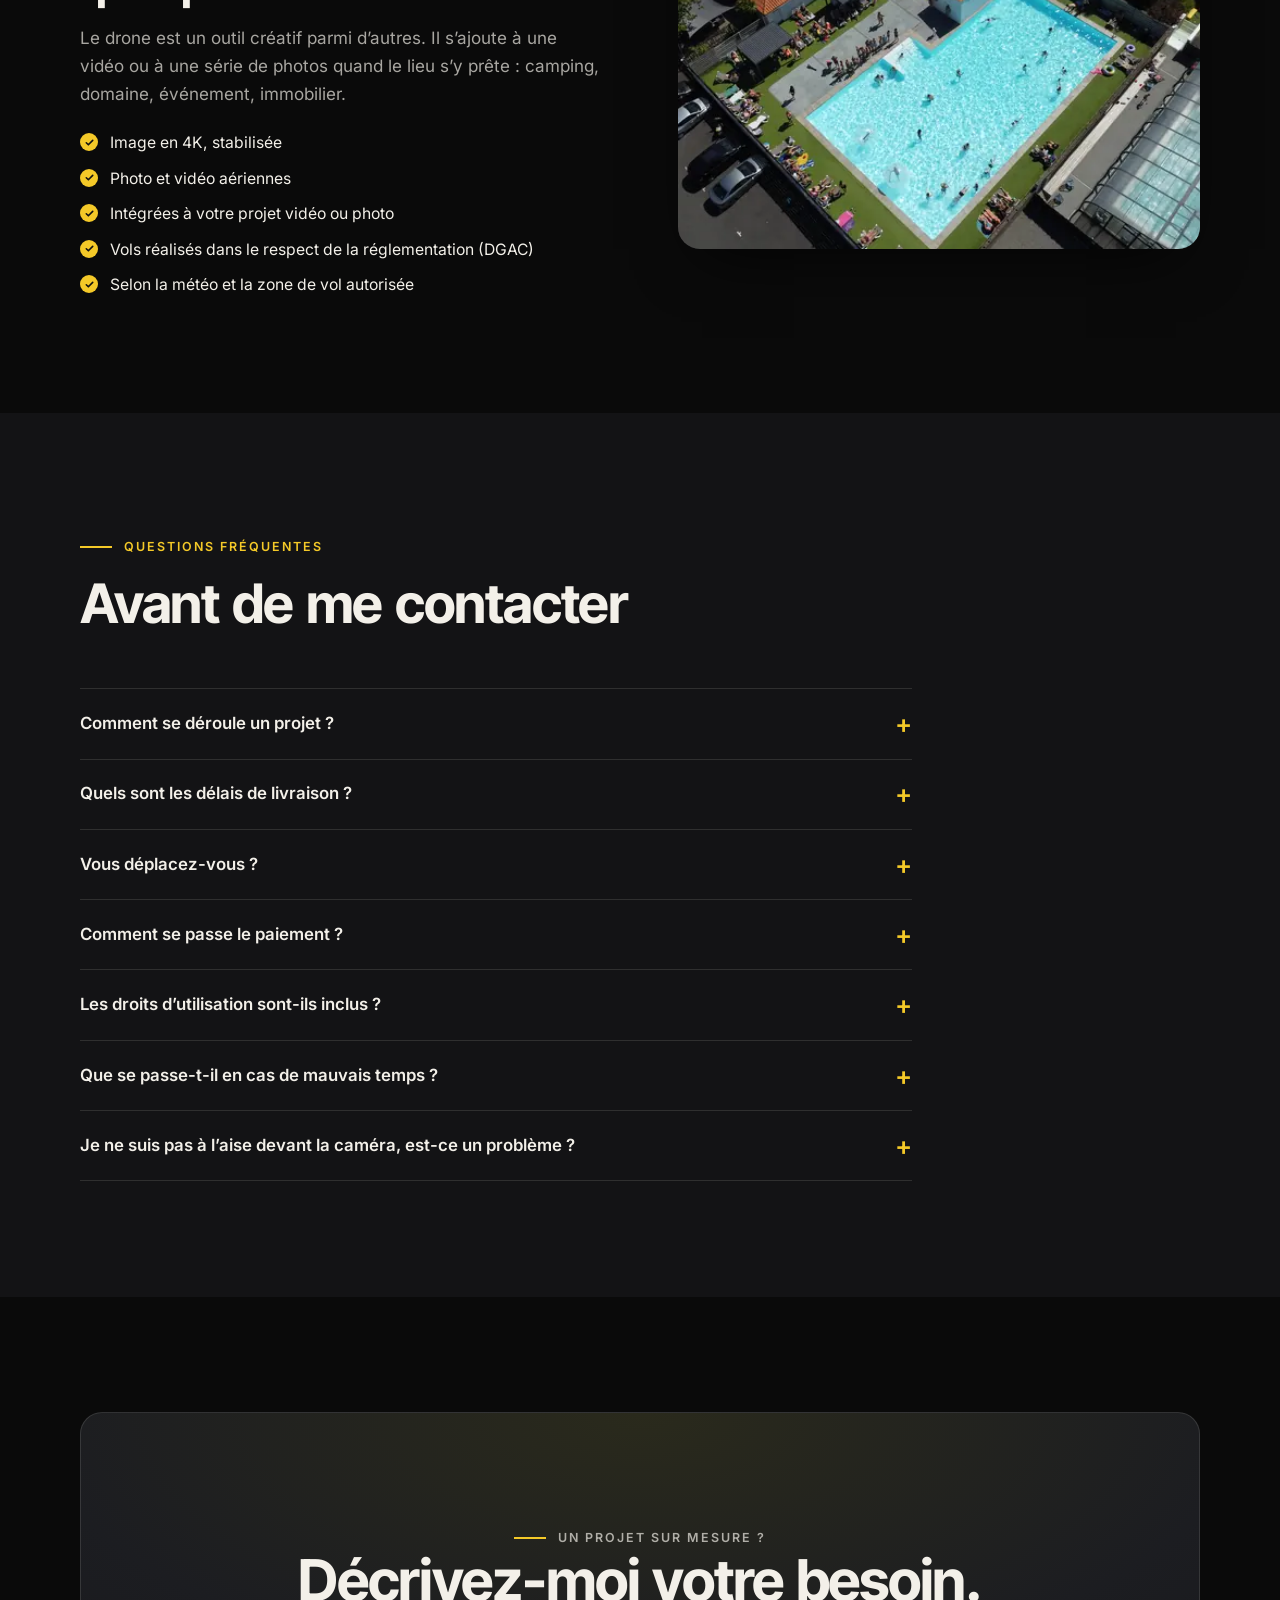
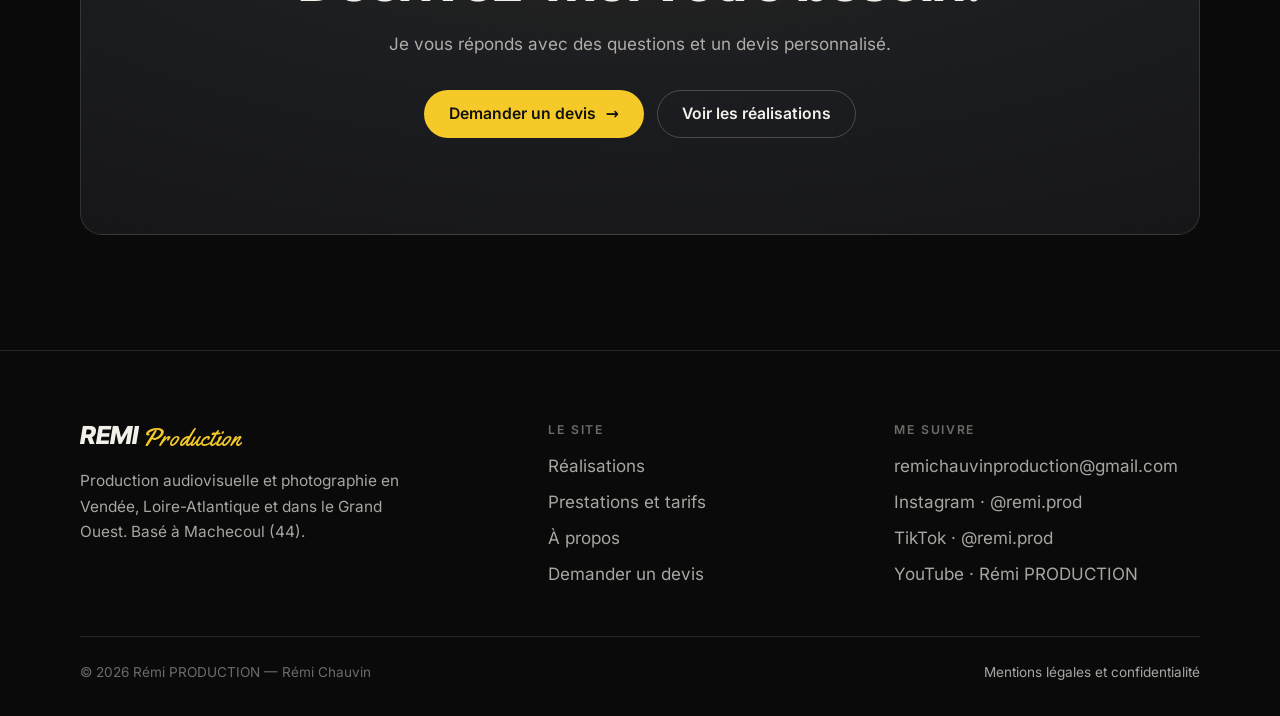
<file: services.html>
<!DOCTYPE html>
<html lang="fr">
<head>
<meta charset="utf-8">
<meta name="viewport" content="width=device-width, initial-scale=1, viewport-fit=cover">
<title>Prestations et tarifs vidéo, photo, drone | Rémi PRODUCTION</title>
<meta name="description" content="Publicités, films d’entreprise, reels, captations, photo et prises de vue aériennes en Vendée et Loire-Atlantique. Vidéo dès 150 €, devis personnalisé.">
<meta name="robots" content="index, follow, max-image-preview:large">
<meta name="theme-color" content="#0a0a0a">
<link rel="canonical" href="https://remiproduction.fr/services">

<!-- Partage réseaux sociaux -->
<meta property="og:type" content="website">
<meta property="og:site_name" content="Rémi PRODUCTION">
<meta property="og:locale" content="fr_FR">
<meta property="og:title" content="Prestations et tarifs vidéo, photo, drone | Rémi PRODUCTION">
<meta property="og:description" content="Publicités, films d’entreprise, reels, captations, photo et prises de vue aériennes en Vendée et Loire-Atlantique. Vidéo dès 150 €, devis personnalisé.">
<meta property="og:url" content="https://remiproduction.fr/services">
<meta property="og:image" content="https://remiproduction.fr/images/og-remi-production.jpg">
<meta property="og:image:width" content="1200">
<meta property="og:image:height" content="630">
<meta property="og:image:alt" content="Rémi PRODUCTION — vidéaste et photographe en Vendée et Loire-Atlantique">
<meta name="twitter:card" content="summary_large_image">
<meta name="twitter:title" content="Prestations et tarifs vidéo, photo, drone | Rémi PRODUCTION">
<meta name="twitter:description" content="Publicités, films d’entreprise, reels, captations, photo et prises de vue aériennes en Vendée et Loire-Atlantique. Vidéo dès 150 €, devis personnalisé.">
<meta name="twitter:image" content="https://remiproduction.fr/images/og-remi-production.jpg">

<link rel="icon" type="image/png" sizes="32x32" href="/favicon-32.png">
<link rel="apple-touch-icon" href="/apple-touch-icon.png">
<link rel="preload" href="/assets/fonts/inter-tight-latin-var.woff2" as="font" type="font/woff2" crossorigin>
<link rel="preload" href="/assets/fonts/inter-latin-var.woff2" as="font" type="font/woff2" crossorigin>
<script type="application/ld+json">
{
  "@context": "https://schema.org",
  "@type": "BreadcrumbList",
  "itemListElement": [
    {
      "@type": "ListItem",
      "position": 1,
      "name": "Accueil",
      "item": "https://remiproduction.fr/"
    },
    {
      "@type": "ListItem",
      "position": 2,
      "name": "Prestations et tarifs",
      "item": "https://remiproduction.fr/services"
    }
  ]
}
</script>
<script type="application/ld+json">
{
  "@context": "https://schema.org",
  "@type": "FAQPage",
  "mainEntity": [
    {
      "@type": "Question",
      "name": "Comment se déroule un projet ?",
      "acceptedAnswer": {
        "@type": "Answer",
        "text": "Vous me décrivez votre besoin avec le formulaire de contact. Je vous réponds, nous précisons le projet, puis je vous envoie un devis personnalisé. Après validation, nous fixons la date de tournage, puis je réalise le montage. Une révision est incluse après la première version."
      }
    },
    {
      "@type": "Question",
      "name": "Quels sont les délais de livraison ?",
      "acceptedAnswer": {
        "@type": "Answer",
        "text": "Pour une vidéo de la formule Découverte, la livraison indicative est de 5 jours ouvrés. Pour les autres projets, le délai dépend de la complexité du montage et de mon planning : il est précisé dans le devis. Pour la photographie, la galerie est en général livrée sous 5 jours ouvrés. Ces délais restent indicatifs."
      }
    },
    {
      "@type": "Question",
      "name": "Vous déplacez-vous ?",
      "acceptedAnswer": {
        "@type": "Answer",
        "text": "Oui, en Vendée, en Loire-Atlantique et dans le Grand Ouest. Le déplacement est offert jusqu’à 30 km de Machecoul, puis facturé 0,60 € du kilomètre. Le détail figure dans le devis."
      }
    },
    {
      "@type": "Question",
      "name": "Comment se passe le paiement ?",
      "acceptedAnswer": {
        "@type": "Answer",
        "text": "Pour les prestations supérieures à 300 €, un acompte de 30 % est demandé à la réservation et le solde est réglé à la livraison. Un paiement en plusieurs fois peut être discuté selon le projet. Les prix sont nets : TVA non applicable."
      }
    },
    {
      "@type": "Question",
      "name": "Les droits d’utilisation sont-ils inclus ?",
      "acceptedAnswer": {
        "@type": "Answer",
        "text": "Oui. Mes prestations incluent les droits d’utilisation pour vos supports de communication : site web, réseaux sociaux, print. Pour une diffusion plus large (télévision, affichage national), nous prévoyons un contrat adapté."
      }
    },
    {
      "@type": "Question",
      "name": "Que se passe-t-il en cas de mauvais temps ?",
      "acceptedAnswer": {
        "@type": "Answer",
        "text": "Pour un tournage ou une séance en extérieur, je surveille la météo la veille. Si les conditions ne conviennent pas, nous reportons sans frais à une date qui vous arrange. Pour les prises de vue aériennes, la météo et la zone de vol autorisée sont déterminantes."
      }
    },
    {
      "@type": "Question",
      "name": "Je ne suis pas à l’aise devant la caméra, est-ce un problème ?",
      "acceptedAnswer": {
        "@type": "Answer",
        "text": "Non. La plupart des personnes que je filme ou photographie ne sont pas habituées à l’exercice. Je prends le temps de vous mettre à l’aise et de vous guider."
      }
    }
  ]
}
</script>
<link rel="stylesheet" href="/assets/css/style.css">
<script>document.documentElement.className+=' js';setTimeout(function(){if(!window.__rm)document.documentElement.classList.remove('js')},4000)</script>
</head>
<body>
<a class="skip-link" href="#main">Aller au contenu</a>
<header class="nav">
  <div class="container nav__inner">
    <a href="/" class="brand" aria-label="Rémi PRODUCTION — accueil"><span class="brand__remi">Remi</span><span class="brand__prod">Production</span></a>
    <nav class="nav__links" aria-label="Navigation principale"><a class="nav__link" href="/realisations">Réalisations</a><a class="nav__link" href="/services" aria-current="page">Prestations</a><a class="nav__link" href="/a-propos">À propos</a><a class="nav__link" href="/contact">Contact</a></nav>
    <a href="/contact" class="btn btn--primary btn--sm nav__cta">Demander un devis</a>
    <button type="button" class="nav__burger" aria-expanded="false" aria-controls="nav-panel" aria-label="Ouvrir le menu"><span></span><span></span><span></span></button>
  </div>
  <nav class="nav__panel" id="nav-panel" aria-label="Menu mobile"><a class="nav__link" href="/">Accueil</a><a class="nav__link" href="/realisations">Réalisations</a><a class="nav__link" href="/services" aria-current="page">Prestations</a><a class="nav__link" href="/a-propos">À propos</a><a class="nav__link" href="/contact">Contact</a><a href="/contact" class="btn btn--primary">Demander un devis</a></nav>
</header>

<main id="main">
<section class="page-hero">
  <div class="container reveal">
    <p class="kicker">Prestations et tarifs</p>
    <h1>Ce que je réalise, et à quel prix.</h1>
    <p class="lead">Production audiovisuelle, photographie et prises de vue aériennes. Des formules de départ claires, et un devis personnalisé pour chaque projet.</p>
  </div>
</section>

<!-- ═══ PRODUCTION AUDIOVISUELLE ═══════════════════════════════════════ -->
<section class="section" id="video" style="padding-top:2rem">
  <div class="container">
    <div class="service reveal">
      <div>
        <p class="kicker">01 · Production audiovisuelle</p>
        <h2>De l’idée au montage final.</h2>
        <p>Publicité, film d’entreprise, reel, captation : chaque vidéo est pensée pour son support de diffusion. Je m’occupe du tournage comme de la postproduction.</p>
        <ul class="ticks">
          <li>Publicités et vidéos promotionnelles</li>
          <li>Films d’entreprise</li>
          <li>Reels et contenus verticaux</li>
          <li>Interviews et témoignages</li>
          <li>Captation événementielle</li>
          <li>Montage et postproduction</li>
        </ul>
      </div>
      <div class="service__visual service__visual--land">
        <img src="/images/vignette-en-panne.webp" width="1280" height="720" loading="lazy" decoding="async" alt="Affiche du court métrage « En panne ! », réalisé par Rémi PRODUCTION">
      </div>
    </div>

    <!-- ═══ TARIFS VIDÉO — MODIFIER ICI ═══════════════════════════════════
         Grille proposée, à valider avant publication.
         Pour changer un prix : modifier le texte dans <span class="price__amount"> de la carte concernée. -->
    <div id="tarifs" style="margin-top:clamp(3rem,7vw,5rem)">
      <h2 class="block-title" style="font-size:1.7rem">Formules vidéo</h2>
      <div class="price-grid">

        <article class="price reveal">
          <h3 class="price__name">Découverte</h3>
          <p class="price__amount"><span class="price__from">À partir de</span>150&nbsp;€</p>
          <p class="price__base">Pour un premier format court</p>
          <ul class="price__list">
            <li>Tournage de 1 à 2 heures</li>
            <li>Vidéo jusqu’à 45 secondes</li>
            <li>Montage et étalonnage</li>
            <li>Livraison indicative sous 5 jours ouvrés</li>
            <li>Options disponibles selon le projet</li>
          </ul>
          <a class="btn btn--ghost" href="/contact">Demander un devis</a>
        </article>

        <article class="price reveal" style="--d:.08s">
          <h3 class="price__name">Essentielle</h3>
          <p class="price__amount"><span class="price__from">À partir de</span>300&nbsp;€</p>
          <p class="price__base">Pour une vidéo complète</p>
          <ul class="price__list">
            <li>Jusqu’à 4 heures de tournage</li>
            <li>Vidéo jusqu’à 1 min 30</li>
            <li>Montage et étalonnage</li>
            <li>Musique libre de droits</li>
            <li>Sous-titres inclus</li>
            <li>Format adapté au support de diffusion</li>
          </ul>
          <a class="btn btn--ghost" href="/contact">Demander un devis</a>
        </article>

        <article class="price price--pro reveal" style="--d:.16s">
          <h3 class="price__name">Premium</h3>
          <p class="price__amount">Sur devis</p>
          <p class="price__base">Base indicative : 550&nbsp;€</p>
          <ul class="price__list">
            <li>Projet nécessitant une journée de production</li>
            <li>Réalisation plus complète</li>
            <li>Montage et étalonnage approfondis</li>
            <li>Déclinaison verticale incluse</li>
            <li>Prises de vue aériennes si pertinentes et réalisables</li>
          </ul>
          <a class="btn btn--primary" href="/contact">Demander un devis</a>
        </article>

      </div>
      <p class="price-note">Chaque projet étant différent, les prestations peuvent être adaptées à vos besoins. Un devis personnalisé est établi avant chaque réalisation. Prix nets : TVA non applicable.</p>

      <div class="info-grid">
        <div class="info"><h3>Délais</h3><p>Les délais de livraison sont indicatifs. Celui de votre projet est précisé dans le devis, selon la complexité du montage et mon planning.</p></div>
        <div class="info"><h3>Déplacements</h3><p>Offerts jusqu’à 30 km de Machecoul, puis 0,60&nbsp;€ du kilomètre. Le détail figure dans le devis.</p></div>
        <div class="info"><h3>Révisions</h3><p>Une révision est incluse après la première version du montage.</p></div>
      </div>
    </div>
  </div>
</section>

<!-- ═══ PHOTOGRAPHIE ═══════════════════════════════════════════════════ -->
<section class="section section--alt" id="photographie">
  <div class="container">
    <div class="service service--rev reveal">
      <div>
        <p class="kicker">02 · Photographie</p>
        <h2>Portraits, événements, photo professionnelle.</h2>
        <p>Séances en studio ou en extérieur, avec une direction claire et une retouche soignée sur chaque image livrée.</p>
        <ul class="ticks">
          <li>Portraits</li>
          <li>Photographie professionnelle</li>
          <li>Événementiel</li>
          <li>Photographie commerciale</li>
          <li>Retouche incluse sur toutes les photos</li>
          <li>Galerie privée en ligne, téléchargement en haute résolution</li>
        </ul>
        <!-- TARIFS PHOTO — MODIFIER ICI : aucun tarif photo validé n’a été fourni, la mention « sur devis » est donc affichée. -->
        <p style="margin-top:1.4rem"><strong>Tarifs sur devis</strong>, selon le type de séance et sa durée.</p>
        <p style="margin-top:1.4rem"><a class="btn btn--ghost" href="/contact">Demander un devis photo</a></p>
      </div>
      <div class="service__visual service__visual--port">
        <img src="/images/portrait-cheval-640.webp" srcset="/images/portrait-cheval-640.webp 640w, /images/portrait-cheval-900.webp 900w" sizes="(max-width: 860px) 92vw, 520px" width="640" height="1138" loading="lazy" decoding="async" alt="Portrait d’une cavalière en robe rose sur son cheval, dans un pré">
      </div>
    </div>
  </div>
</section>

<!-- ═══ PRISES DE VUE AÉRIENNES ════════════════════════════════════════ -->
<section class="section" id="aerien">
  <div class="container">
    <div class="service reveal">
      <div>
        <p class="kicker">03 · Prises de vue aériennes</p>
        <h2>Le point de vue d’en haut, quand il apporte quelque chose.</h2>
        <p>Le drone est un outil créatif parmi d’autres. Il s’ajoute à une vidéo ou à une série de photos quand le lieu s’y prête : camping, domaine, événement, immobilier.</p>
        <ul class="ticks">
          <li>Image en 4K, stabilisée</li>
          <li>Photo et vidéo aériennes</li>
          <li>Intégrées à votre projet vidéo ou photo</li>
          <li>Vols réalisés dans le respect de la réglementation (DGAC)</li>
          <li>Selon la météo et la zone de vol autorisée</li>
        </ul>
      </div>
      <div class="service__visual service__visual--land">
        <img src="/images/drone-camping-640.webp" srcset="/images/drone-camping-640.webp 640w, /images/drone-camping-1100.webp 1100w" sizes="(max-width: 860px) 92vw, 560px" width="1100" height="619" loading="lazy" decoding="async" alt="Vue aérienne d’un camping avec sa piscine et ses toboggans">
      </div>
    </div>
  </div>
</section>

<!-- ═══ FAQ ════════════════════════════════════════════════════════════
     Si vous modifiez une question ou une réponse, mettez aussi à jour le bloc
     « FAQPage » (JSON-LD) dans l’en-tête de cette page. -->
<section class="section section--alt" id="faq">
  <div class="container">
    <div class="section-head reveal">
      <p class="kicker">Questions fréquentes</p>
      <h2 class="h2">Avant de me contacter</h2>
    </div>
    <div class="faq reveal">
<details><summary>Comment se déroule un projet ?</summary><p class="faq__a">Vous me décrivez votre besoin avec le formulaire de contact. Je vous réponds, nous précisons le projet, puis je vous envoie un devis personnalisé. Après validation, nous fixons la date de tournage, puis je réalise le montage. Une révision est incluse après la première version.</p></details>
<details><summary>Quels sont les délais de livraison ?</summary><p class="faq__a">Pour une vidéo de la formule Découverte, la livraison indicative est de 5 jours ouvrés. Pour les autres projets, le délai dépend de la complexité du montage et de mon planning : il est précisé dans le devis. Pour la photographie, la galerie est en général livrée sous 5 jours ouvrés. Ces délais restent indicatifs.</p></details>
<details><summary>Vous déplacez-vous ?</summary><p class="faq__a">Oui, en Vendée, en Loire-Atlantique et dans le Grand Ouest. Le déplacement est offert jusqu’à 30 km de Machecoul, puis facturé 0,60 € du kilomètre. Le détail figure dans le devis.</p></details>
<details><summary>Comment se passe le paiement ?</summary><p class="faq__a">Pour les prestations supérieures à 300 €, un acompte de 30 % est demandé à la réservation et le solde est réglé à la livraison. Un paiement en plusieurs fois peut être discuté selon le projet. Les prix sont nets : TVA non applicable.</p></details>
<details><summary>Les droits d’utilisation sont-ils inclus ?</summary><p class="faq__a">Oui. Mes prestations incluent les droits d’utilisation pour vos supports de communication : site web, réseaux sociaux, print. Pour une diffusion plus large (télévision, affichage national), nous prévoyons un contrat adapté.</p></details>
<details><summary>Que se passe-t-il en cas de mauvais temps ?</summary><p class="faq__a">Pour un tournage ou une séance en extérieur, je surveille la météo la veille. Si les conditions ne conviennent pas, nous reportons sans frais à une date qui vous arrange. Pour les prises de vue aériennes, la météo et la zone de vol autorisée sont déterminantes.</p></details>
<details><summary>Je ne suis pas à l’aise devant la caméra, est-ce un problème ?</summary><p class="faq__a">Non. La plupart des personnes que je filme ou photographie ne sont pas habituées à l’exercice. Je prends le temps de vous mettre à l’aise et de vous guider.</p></details>
    </div>
  </div>
</section>
<section class="section">
  <div class="container">
    <div class="cta reveal">
      <p class="kicker" style="justify-content:center">Un projet sur mesure ?</p>
      <h2>Décrivez-moi votre besoin.</h2>
      <p>Je vous réponds avec des questions et un devis personnalisé.</p>
      <div class="cta__actions">
        <a href="/contact" class="btn btn--primary">Demander un devis <span class="btn__arrow" aria-hidden="true">→</span></a>
        <a href="/realisations" class="btn btn--ghost">Voir les réalisations</a>
      </div>
    </div>
  </div>
</section>

</main>
<footer class="footer">
  <div class="container">
    <div class="footer__grid">
      <div>
        <a href="/" class="brand" aria-label="Rémi PRODUCTION — accueil"><span class="brand__remi">Remi</span><span class="brand__prod">Production</span></a>
        <p class="footer__tag">Production audiovisuelle et photographie en Vendée, Loire-Atlantique et dans le Grand Ouest. Basé à Machecoul (44).</p>
      </div>
      <div>
        <h2>Le site</h2>
        <ul>
          <li><a href="/realisations">Réalisations</a></li>
          <li><a href="/services">Prestations et tarifs</a></li>
          <li><a href="/a-propos">À propos</a></li>
          <li><a href="/contact">Demander un devis</a></li>
        </ul>
      </div>
      <div>
        <h2>Me suivre</h2>
        <ul>
          <li><a href="mailto:remichauvinproduction@gmail.com">remichauvinproduction@gmail.com</a></li>
          <li><a href="https://www.instagram.com/remi.prod" target="_blank" rel="noopener">Instagram · @remi.prod</a></li>
          <li><a href="https://www.tiktok.com/@remi.prod" target="_blank" rel="noopener">TikTok · @remi.prod</a></li>
          <li><a href="https://www.youtube.com/@remiproduction" target="_blank" rel="noopener">YouTube · Rémi PRODUCTION</a></li>
        </ul>
      </div>
    </div>
    <div class="footer__bottom">
      <span>© 2026 Rémi PRODUCTION — Rémi Chauvin</span>
      <a href="/mentions-legales">Mentions légales et confidentialité</a>
    </div>
  </div>
</footer>
<script src="/assets/js/main.js" defer></script>
</body>
</html>
</file>
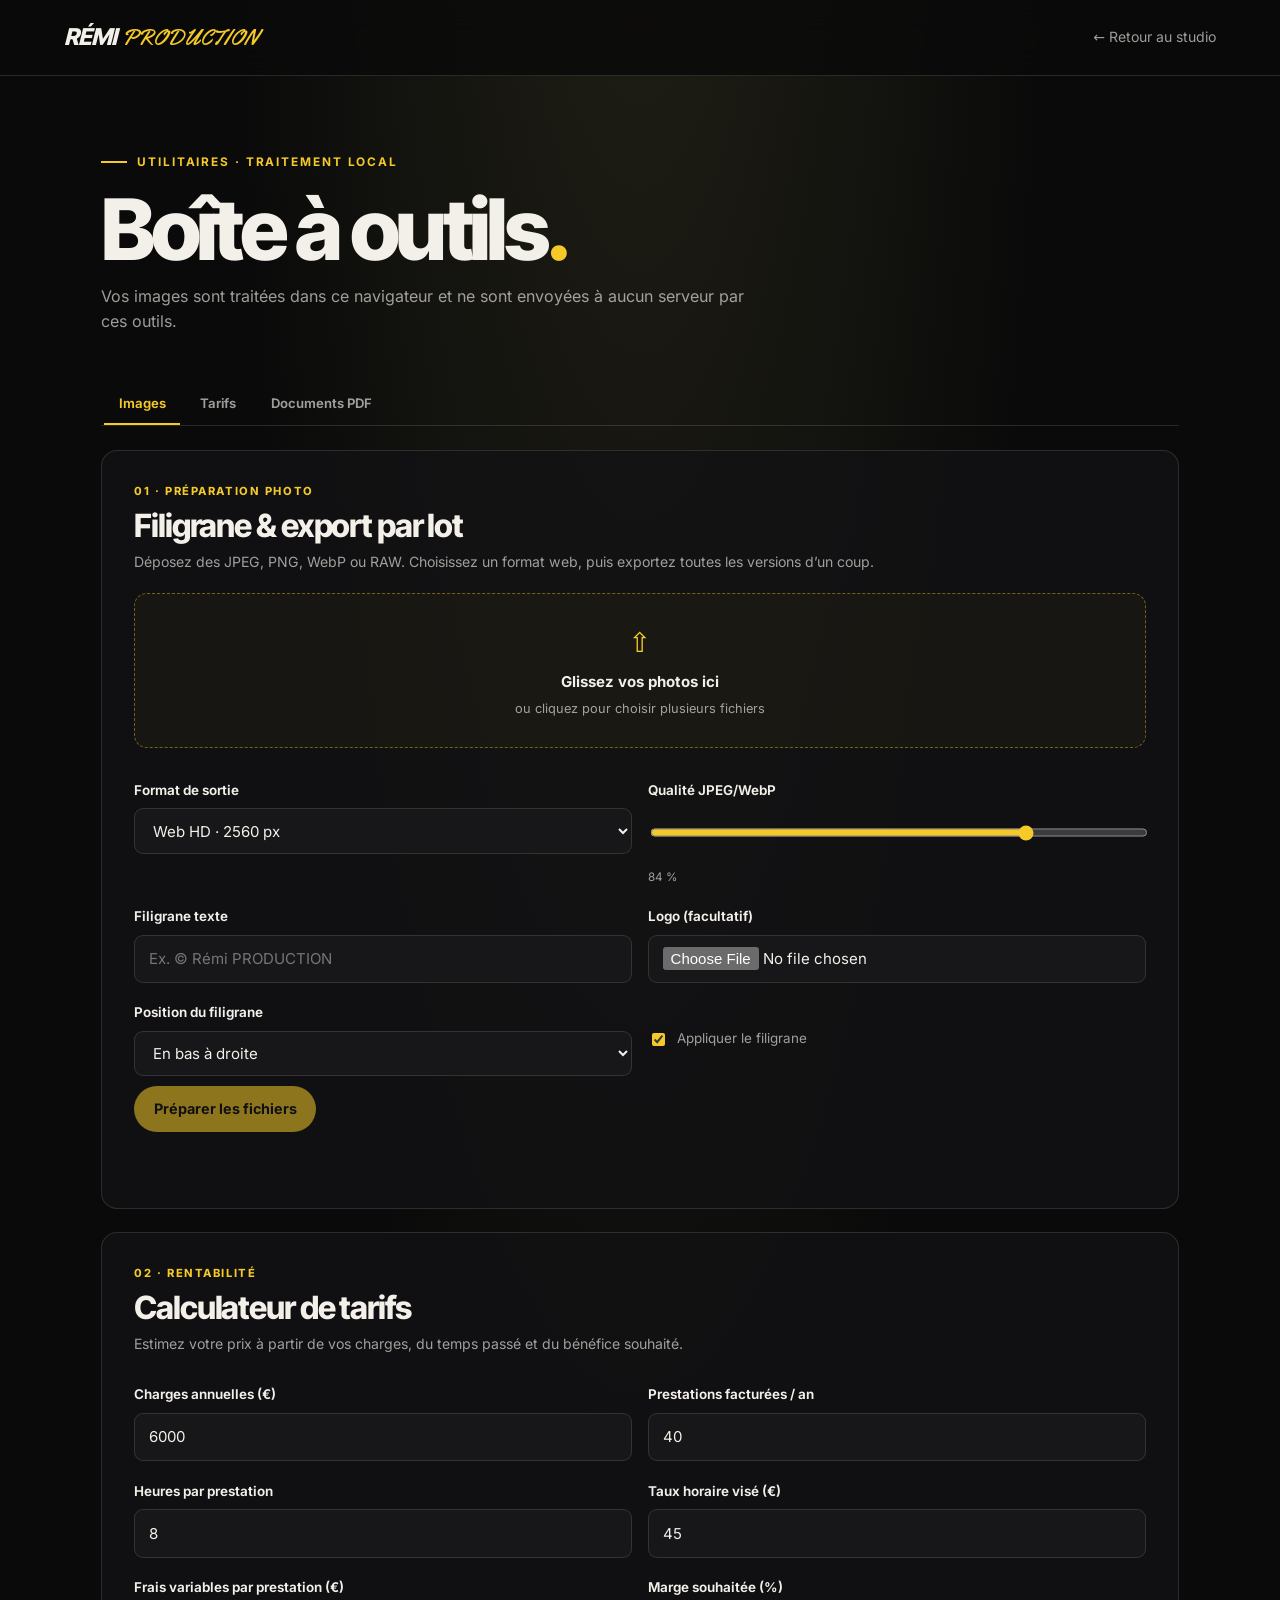
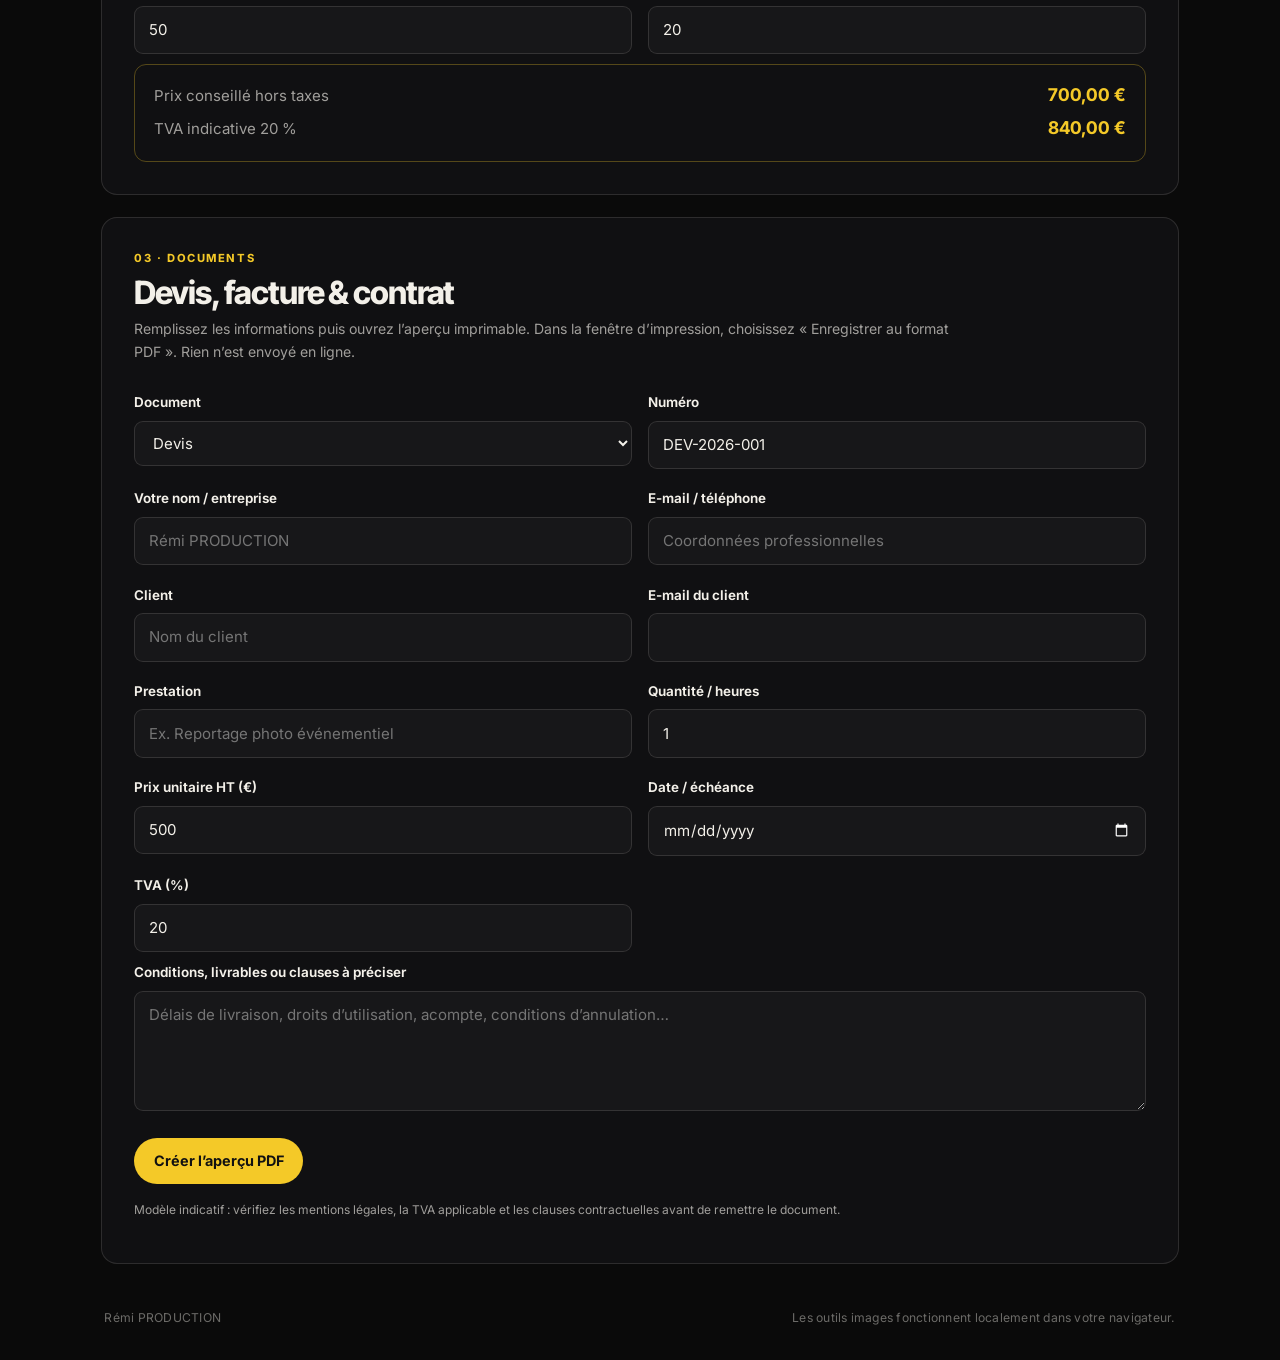
<file: admin/outils.html>
<!doctype html>
<html lang="fr">
<head>
  <meta charset="utf-8"><meta name="viewport" content="width=device-width,initial-scale=1,viewport-fit=cover">
  <meta name="robots" content="noindex,nofollow"><meta name="theme-color" content="#0a0a0a">
  <title>Outils photo — Rémi PRODUCTION</title><link rel="icon" type="image/png" href="/favicon-32.png"><link rel="stylesheet" href="/admin/admin.css"><script defer src="/admin/outils.js"></script>
</head>
<body><div class="studio-shell">
  <header class="studio-topbar"><a class="studio-brand" href="/" aria-label="Rémi PRODUCTION — accueil"><span class="studio-brand__name">RÉMI</span><span class="studio-brand__production">PRODUCTION</span></a><a class="studio-site-link" href="/admin/">← Retour au studio</a></header>
  <main class="studio-main tools-main"><section class="studio-intro"><div class="studio-kicker"><span></span> Utilitaires · Traitement local</div><div class="studio-intro__row"><div><h1>Boîte à outils<span>.</span></h1><p>Vos images sont traitées dans ce navigateur et ne sont envoyées à aucun serveur par ces outils.</p></div></div></section>
    <nav class="module-tabs tools-tabs"><a class="module-tab is-active" href="#images">Images</a><a class="module-tab" href="#tarifs">Tarifs</a><a class="module-tab" href="#documents">Documents PDF</a></nav>
    <section class="tool-card" id="images"><p class="eyebrow">01 · Préparation photo</p><h2>Filigrane &amp; export par lot</h2><p class="muted">Déposez des JPEG, PNG, WebP ou RAW. Choisissez un format web, puis exportez toutes les versions d’un coup.</p>
      <label class="tool-drop" id="tool-drop"><input type="file" id="tool-files" accept="image/jpeg,image/png,image/webp,image/avif,.cr2,.cr3,.nef,.arw,.dng,.raf,.orf,.rw2,.pef" multiple><span class="tool-drop__icon">⇧</span><strong>Glissez vos photos ici</strong><span>ou cliquez pour choisir plusieurs fichiers</span></label>
      <div id="tool-file-list" class="tool-file-list"></div>
      <div class="tool-options"><label class="field"><span>Format de sortie</span><select id="tool-preset"><option value="1080">Instagram · 1080 px</option><option value="1600">E-mail · 1600 px</option><option value="2560" selected>Web HD · 2560 px</option><option value="0">Taille d’origine</option></select></label><label class="field"><span>Qualité JPEG/WebP</span><input id="tool-quality" type="range" min="45" max="95" value="84"><small id="quality-value">84 %</small></label></div>
      <div class="tool-options"><label class="field"><span>Filigrane texte</span><input id="watermark-text" maxlength="80" placeholder="Ex. © Rémi PRODUCTION"></label><label class="field"><span>Logo (facultatif)</span><input id="watermark-logo" type="file" accept="image/png,image/webp,image/jpeg"></label></div>
      <div class="tool-options"><label class="field"><span>Position du filigrane</span><select id="watermark-position"><option value="br">En bas à droite</option><option value="bl">En bas à gauche</option><option value="center">Centre</option></select></label><label class="check-field"><input id="watermark-enabled" type="checkbox" checked> Appliquer le filigrane</label></div>
      <button class="button button--primary" id="process-images" disabled>Préparer les fichiers</button><p id="tool-status" class="tool-status" role="status"></p><a id="tool-download" class="button button--quiet" hidden>Télécharger le ZIP préparé</a>
    </section>
    <section class="tool-card" id="tarifs"><p class="eyebrow">02 · Rentabilité</p><h2>Calculateur de tarifs</h2><p class="muted">Estimez votre prix à partir de vos charges, du temps passé et du bénéfice souhaité.</p><div class="tool-options"><label class="field"><span>Charges annuelles (€)</span><input id="costs" type="number" min="0" step="50" value="6000"></label><label class="field"><span>Prestations facturées / an</span><input id="jobs" type="number" min="1" step="1" value="40"></label><label class="field"><span>Heures par prestation</span><input id="hours" type="number" min="0" step="0.5" value="8"></label><label class="field"><span>Taux horaire visé (€)</span><input id="hourly" type="number" min="0" step="5" value="45"></label><label class="field"><span>Frais variables par prestation (€)</span><input id="variable" type="number" min="0" step="5" value="50"></label><label class="field"><span>Marge souhaitée (%)</span><input id="margin" type="number" min="0" max="90" step="1" value="20"></label></div><div class="price-result"><span>Prix conseillé hors taxes</span><strong id="price-ht">—</strong><span>TVA indicative 20 %</span><strong id="price-ttc">—</strong></div></section>
    <section class="tool-card" id="documents"><p class="eyebrow">03 · Documents</p><h2>Devis, facture &amp; contrat</h2><p class="muted">Remplissez les informations puis ouvrez l’aperçu imprimable. Dans la fenêtre d’impression, choisissez « Enregistrer au format PDF ». Rien n’est envoyé en ligne.</p><div class="tool-options"><label class="field"><span>Document</span><select id="doc-type"><option value="devis">Devis</option><option value="facture">Facture</option><option value="contrat">Contrat de prestation</option></select></label><label class="field"><span>Numéro</span><input id="doc-number" value="DEV-2026-001"></label><label class="field"><span>Votre nom / entreprise</span><input id="doc-provider" placeholder="Rémi PRODUCTION"></label><label class="field"><span>E-mail / téléphone</span><input id="doc-contact" placeholder="Coordonnées professionnelles"></label><label class="field"><span>Client</span><input id="doc-client" placeholder="Nom du client"></label><label class="field"><span>E-mail du client</span><input id="doc-email" type="email"></label><label class="field"><span>Prestation</span><input id="doc-service" placeholder="Ex. Reportage photo événementiel"></label><label class="field"><span>Quantité / heures</span><input id="doc-quantity" type="number" min="1" value="1"></label><label class="field"><span>Prix unitaire HT (€)</span><input id="doc-unit" type="number" min="0" step="0.01" value="500"></label><label class="field"><span>Date / échéance</span><input id="doc-date" type="date"></label><label class="field"><span>TVA (%)</span><input id="doc-vat" type="number" min="0" max="30" value="20"></label></div><label class="field"><span>Conditions, livrables ou clauses à préciser</span><textarea id="doc-terms" rows="4" placeholder="Délais de livraison, droits d’utilisation, acompte, conditions d’annulation…"></textarea></label><button class="button button--primary" id="generate-doc">Créer l’aperçu PDF</button><p class="tool-note">Modèle indicatif : vérifiez les mentions légales, la TVA applicable et les clauses contractuelles avant de remettre le document.</p></section>
    <footer class="studio-footer"><span>Rémi PRODUCTION</span><span>Les outils images fonctionnent localement dans votre navigateur.</span></footer>
  </main>
</div></body></html>
</file>
<file: admin/admin.css>
@font-face{font-family:Inter;src:url(/assets/fonts/inter-latin-var.woff2) format("woff2");font-weight:100 900;font-display:swap}
@font-face{font-family:"Inter Tight";src:url(/assets/fonts/inter-tight-latin-var.woff2) format("woff2");font-weight:100 900;font-display:swap}
@font-face{font-family:Yellowtail;src:url(/assets/fonts/yellowtail-latin.woff2) format("woff2");font-weight:400;font-display:swap}
:root{color-scheme:dark;--admin-bg:#0a0a0a;--admin-surface:#131315;--admin-surface-2:#1c1d21;--admin-text:#f3f0e9;--admin-muted:rgba(243,240,233,.64);--admin-line:rgba(243,240,233,.13);--admin-yellow:#f4c928;--admin-font:Inter,system-ui,-apple-system,"Segoe UI",sans-serif;--admin-display:"Inter Tight",Inter,system-ui,sans-serif}
*{box-sizing:border-box}
html{min-height:100%;background:var(--admin-bg)}
body{min-height:100vh;margin:0;background:radial-gradient(ellipse at 50% -25%,#242318 0,transparent 47%),var(--admin-bg);color:var(--admin-text);font:15px/1.6 var(--admin-font);-webkit-font-smoothing:antialiased}
a{color:inherit;text-decoration:none}
.studio-shell{min-height:100vh}
.studio-topbar{height:76px;padding:0 clamp(1.1rem,5vw,4.5rem);display:flex;align-items:center;justify-content:space-between;border-bottom:1px solid var(--admin-line);background:rgba(10,10,10,.82);backdrop-filter:blur(16px)}
.studio-brand{display:inline-flex;align-items:baseline;gap:.38rem;white-space:nowrap}
.studio-brand__name{font:800 italic 1.45rem/1 var(--admin-display);letter-spacing:-.04em}
.studio-brand__production{color:var(--admin-yellow);font:1.35rem/1 Yellowtail,cursive}
.studio-site-link{display:inline-flex;align-items:center;gap:.65rem;color:var(--admin-muted);font-size:.88rem;transition:color .2s}
.studio-site-link:hover{color:var(--admin-yellow)}
.studio-site-link span{color:var(--admin-yellow);font-size:1.1rem}
.studio-main{width:min(1480px,100%);margin-inline:auto;padding:clamp(2.6rem,6vw,5.25rem) clamp(1rem,4vw,3.5rem) 1.5rem}
.studio-intro{margin:0 auto 2.2rem;max-width:1160px}
.studio-kicker{display:flex;align-items:center;gap:.65rem;margin-bottom:1rem;color:var(--admin-yellow);font-size:.74rem;font-weight:700;letter-spacing:.16em;text-transform:uppercase}
.studio-kicker span{width:1.6rem;height:2px;background:var(--admin-yellow)}
.studio-intro__row{display:flex;align-items:end;justify-content:space-between;gap:1.5rem}
.studio-intro h1{margin:0;font:800 clamp(2.8rem,7vw,5.3rem)/.98 var(--admin-display);letter-spacing:-.055em}
.studio-intro h1 span{color:var(--admin-yellow)}
.studio-intro p{max-width:42rem;margin:.8rem 0 0;color:var(--admin-muted);font-size:1rem}
.studio-status{display:inline-flex;align-items:center;gap:.55rem;flex:none;padding:.55rem .85rem;border:1px solid var(--admin-line);border-radius:999px;color:var(--admin-muted);font-size:.76rem;letter-spacing:.02em}
.studio-status i{width:7px;height:7px;border-radius:50%;background:var(--admin-yellow);box-shadow:0 0 12px rgba(244,201,40,.55)}
.studio-workspace{max-width:1320px;margin:0 auto;min-height:50vh;border:1px solid var(--admin-line);border-radius:18px;overflow:hidden;background:rgba(19,19,21,.72);box-shadow:0 24px 70px -32px rgba(0,0,0,.9)}
.top-actions{display:flex;align-items:center;gap:1rem}.button{display:inline-flex;align-items:center;justify-content:center;gap:.6rem;min-height:46px;padding:.72rem 1.15rem;border:1px solid transparent;border-radius:999px;font:700 .9rem/1 var(--admin-font);cursor:pointer;transition:transform .18s,background .18s,border-color .18s,color .18s}.button:hover{transform:translateY(-1px)}.button:disabled{opacity:.55;cursor:wait;transform:none}.button--primary{background:var(--admin-yellow);color:#111}.button--primary:hover{background:#ffdb45}.button--quiet{background:transparent;border-color:var(--admin-line);color:var(--admin-text)}.button--quiet:hover{border-color:rgba(244,201,40,.55);color:var(--admin-yellow)}.button--wide{width:100%;margin-top:.7rem}.button[hidden]{display:none}
.loading{min-height:240px;display:grid;place-items:center;color:var(--admin-muted)}.login-panel{max-width:500px;margin:5rem auto;padding:2.4rem;text-align:center}.login-mark{width:62px;height:62px;display:grid;place-items:center;margin:0 auto 1.5rem;border:1px solid rgba(244,201,40,.4);border-radius:50%;color:var(--admin-yellow);font:800 1.2rem var(--admin-display);letter-spacing:-.06em}.login-panel h2,.admin-toolbar h2,.editor-head h2{margin:0;font:750 clamp(1.65rem,4vw,2.25rem)/1.1 var(--admin-display);letter-spacing:-.04em}.login-panel>p:not(.eyebrow){color:var(--admin-muted)}.login-panel .button{margin:1rem auto}.login-panel small{display:block;color:var(--admin-muted);font-size:.78rem}.eyebrow{margin:0 0 .45rem;color:var(--admin-yellow);font-size:.7rem;font-weight:750;letter-spacing:.14em;text-transform:uppercase}.muted{margin:.4rem 0 0;color:var(--admin-muted);font-size:.88rem}.notice{padding:.75rem 1rem;border-radius:10px}.notice--error{border:1px solid rgba(255,130,120,.35);background:rgba(150,45,40,.13);color:#ffb7ae}
.admin-toolbar{display:flex;align-items:center;justify-content:space-between;gap:1rem;padding:1.65rem 1.8rem;border-bottom:1px solid var(--admin-line)}.admin-toolbar .button{flex:none}.gallery-list{padding:1.2rem 1.8rem 2rem}.gallery-card{display:flex;align-items:center;gap:1.15rem;padding:1rem 0;border-bottom:1px solid var(--admin-line)}.gallery-card:last-child{border-bottom:0}.gallery-card__thumb{width:82px;height:68px;flex:none;display:grid;place-items:center;overflow:hidden;border-radius:10px;background:linear-gradient(145deg,#28271c,#131315);color:var(--admin-yellow);font:800 1rem var(--admin-display)}.gallery-card__thumb img{width:100%;height:100%;object-fit:cover}.gallery-card__body{min-width:0;flex:1}.gallery-card__body h3{margin:0;font:700 1.03rem var(--admin-display)}.gallery-card__body p{margin:.2rem 0;color:var(--admin-muted);font-size:.82rem}.gallery-url{display:inline-block;max-width:100%;overflow:hidden;color:var(--admin-yellow);font-size:.78rem;text-overflow:ellipsis;white-space:nowrap}.gallery-card__actions{display:flex;align-items:center;gap:.4rem}.gallery-card__actions .button{min-height:38px;padding:.55rem .85rem;font-size:.8rem}.icon-button{width:38px;height:38px;border:1px solid var(--admin-line);border-radius:50%;background:transparent;color:var(--admin-muted);font-size:1.3rem;cursor:pointer}.icon-button:hover{border-color:#b85b54;color:#ffaaa2}.empty-state{padding:4rem 1rem;text-align:center}.empty-state>span{color:var(--admin-yellow);font-size:2rem}.empty-state h3{margin:.5rem 0 0;font:700 1.25rem var(--admin-display)}.empty-state p{color:var(--admin-muted)}
.editor-head{display:flex;align-items:center;gap:1.3rem;padding:1.5rem 1.8rem;border-bottom:1px solid var(--admin-line)}.back-link{padding:.6rem 0;border:0;background:none;color:var(--admin-muted);font:600 .84rem var(--admin-font);cursor:pointer}.back-link:hover{color:var(--admin-yellow)}.gallery-form{display:grid;grid-template-columns:minmax(0,1fr) 275px;gap:1.8rem;padding:1.8rem}.form-main{min-width:0}.field{display:block;margin:0 0 1.25rem}.field>span{display:block;margin-bottom:.45rem;font-size:.84rem;font-weight:650}.field b{color:var(--admin-yellow)}.field input,.field textarea,.field select{width:100%;min-height:45px;padding:.7rem .85rem;border:1px solid var(--admin-line);border-radius:9px;background:#171719;color:var(--admin-text);font:inherit}.field textarea{resize:vertical}.field input:focus,.field textarea:focus,.field select:focus{outline:2px solid var(--admin-yellow);outline-offset:1px}.field small{display:block;margin-top:.35rem;color:var(--admin-muted);font-size:.73rem}.form-grid{display:grid;grid-template-columns:1fr 1fr;gap:0 1rem}.slug-input{display:flex;align-items:center;gap:.4rem;padding:0 .7rem;border:1px solid var(--admin-line);border-radius:9px;background:#171719;color:var(--admin-muted);font-size:.78rem}.slug-input input{min-width:0;padding-inline:0;border:0;background:transparent;font-size:.82rem}.slug-input input:focus{outline:none}.slug-input:focus-within{outline:2px solid var(--admin-yellow);outline-offset:1px}.photos-head{display:flex;align-items:end;justify-content:space-between;gap:1rem;margin:2rem 0 .85rem}.photos-head h3{margin:0;font:700 1.1rem var(--admin-display)}.photos-head .muted{font-size:.78rem}.count-pill{flex:none;padding:.32rem .65rem;border:1px solid var(--admin-line);border-radius:999px;color:var(--admin-muted);font-size:.72rem}.dropzone{min-height:185px;display:flex;flex-direction:column;align-items:center;justify-content:center;gap:.3rem;border:1px dashed rgba(244,201,40,.42);border-radius:14px;background:rgba(244,201,40,.035);color:var(--admin-muted);cursor:pointer;transition:background .18s,border-color .18s}.dropzone:hover,.dropzone--active{border-color:var(--admin-yellow);background:rgba(244,201,40,.09)}.dropzone:focus-visible{outline:2px solid var(--admin-yellow);outline-offset:3px}.dropzone strong{color:var(--admin-text);font-size:.94rem}.dropzone span{font-size:.8rem}.dropzone u{color:var(--admin-yellow);text-underline-offset:3px}.dropzone__icon{width:42px;height:42px;display:grid;place-items:center;margin-bottom:.4rem;border-radius:50%;background:rgba(244,201,40,.12);color:var(--admin-yellow);font-size:1.45rem}.photo-grid{display:grid;grid-template-columns:repeat(auto-fill,minmax(150px,1fr));gap:.8rem;margin-top:1rem}.photo-tile{min-width:0;overflow:hidden;border:1px solid var(--admin-line);border-radius:10px;background:#151517}.photo-tile>img{display:block;width:100%;aspect-ratio:1.22;object-fit:cover}.photo-tile__bar{display:flex;align-items:center;justify-content:space-between;gap:.3rem;padding:.38rem}.photo-tile__bar>span{min-width:0;overflow:hidden;color:var(--admin-muted);font-size:.65rem;text-overflow:ellipsis;white-space:nowrap}.photo-tile__bar>div{display:flex;flex:none;gap:.15rem}.photo-tile__bar button{width:25px;height:25px;padding:0;border:0;border-radius:6px;background:transparent;color:var(--admin-text);cursor:pointer}.photo-tile__bar button:hover{background:rgba(244,201,40,.14);color:var(--admin-yellow)}.photo-tile__bar button:disabled{opacity:.3;cursor:default}.cover-select{max-width:420px;margin-top:1.3rem}.editor-aside{align-self:start;position:sticky;top:1rem}.aside-card{margin-bottom:1rem;padding:1.1rem;border:1px solid var(--admin-line);border-radius:12px;background:rgba(255,255,255,.018)}.aside-card>p:not(.eyebrow){color:var(--admin-muted);font-size:.79rem}.aside-card code{color:var(--admin-yellow);overflow-wrap:anywhere}.aside-card--note{border-color:rgba(244,201,40,.2)}.toast{position:fixed;z-index:10;right:1.2rem;bottom:1.2rem;max-width:min(450px,calc(100vw - 2.4rem));padding:.85rem 1.1rem;border:1px solid rgba(244,201,40,.32);border-radius:12px;background:#1c1d21;color:var(--admin-text);box-shadow:0 12px 44px #0009;opacity:0;pointer-events:none;transform:translateY(8px);transition:opacity .2s,transform .2s}.toast--visible{opacity:1;transform:translateY(0)}.toast--error{border-color:rgba(255,130,120,.45)}
@media(max-width:800px){.gallery-form{grid-template-columns:1fr}.editor-aside{position:static;display:grid;grid-template-columns:1fr 1fr;gap:.8rem}.aside-card{margin:0}.admin-toolbar,.editor-head{padding:1.25rem}.gallery-list{padding-inline:1.25rem}}
@media(max-width:560px){.gallery-card{align-items:flex-start;flex-wrap:wrap}.gallery-card__thumb{width:64px;height:58px}.gallery-card__body{width:calc(100% - 80px);flex:auto}.gallery-card__actions{width:100%;justify-content:flex-end}.admin-toolbar{align-items:flex-start;flex-direction:column}.admin-toolbar .button{width:100%}.gallery-form{padding:1.2rem}.form-grid{grid-template-columns:1fr}.editor-aside{grid-template-columns:1fr}.editor-head{align-items:flex-start;flex-direction:column;gap:.5rem}.login-panel{margin:2rem auto;padding:1.5rem}.photo-grid{grid-template-columns:repeat(2,minmax(0,1fr))}.studio-intro__row{align-items:flex-start}.top-actions{gap:.5rem}.studio-site-link{font-size:.78rem}}
.studio-footer{display:flex;justify-content:space-between;gap:1rem;padding:1.35rem .2rem .5rem;color:rgba(243,240,233,.42);font-size:.76rem;letter-spacing:.02em}
@media(max-width:760px){.studio-topbar{height:66px}.studio-main{padding-top:2.5rem}.studio-intro__row{align-items:start;flex-direction:column}.studio-status{order:-1}.studio-workspace{border-radius:12px}.studio-footer{flex-direction:column;gap:.2rem}}
@media(prefers-reduced-motion:reduce){*,*::before,*::after{scroll-behavior:auto!important;transition:none!important}}
.module-tabs{display:flex;gap:.35rem;padding:.8rem 1.6rem 0;border-bottom:1px solid var(--admin-line);overflow-x:auto}.module-tab{flex:none;padding:.75rem .9rem;border:0;border-bottom:2px solid transparent;background:transparent;color:var(--admin-muted);font:650 .82rem var(--admin-font);cursor:pointer}.module-tab:hover,.module-tab.is-active{color:var(--admin-yellow)}.module-tab.is-active{border-bottom-color:var(--admin-yellow)}.simple-editor{max-width:960px;padding:1.8rem}.simple-editor .form-grid{grid-template-columns:1fr 1fr}.simple-editor .field:has(textarea){grid-column:1/-1}.editor-actions{display:flex;justify-content:flex-end;gap:.6rem;margin-top:1rem;padding-top:1rem;border-top:1px solid var(--admin-line)}.simple-editor select{width:100%;min-height:45px;padding:.65rem .8rem;border:1px solid var(--admin-line);border-radius:9px;background:#171719;color:var(--admin-text);font:inherit}.simple-editor input[type=checkbox]{accent-color:var(--admin-yellow)}
@media(max-width:560px){.simple-editor{padding:1.2rem}.simple-editor .form-grid{grid-template-columns:1fr}.module-tabs{padding-inline:.7rem}.module-tab{padding-inline:.65rem;font-size:.74rem}}
.gallery-settings{margin-top:1.5rem;padding:1.1rem;border:1px solid var(--admin-line);border-radius:12px}.gallery-settings>label:not(.field){display:flex;align-items:center;gap:.55rem;margin:.8rem 0;color:var(--admin-muted);font-size:.84rem}.gallery-settings input[type=checkbox],.check-field input{accent-color:var(--admin-yellow)}.gallery-settings .field{margin-top:1rem;margin-bottom:0}.tools-main{max-width:1180px}.tools-tabs{margin:0 0 1.5rem;padding-inline:.2rem}.tool-card{margin:0 0 1.4rem;padding:clamp(1.2rem,3vw,2rem);border:1px solid var(--admin-line);border-radius:16px;background:rgba(19,19,21,.78)}.tool-card h2{margin:.1rem 0;font:750 clamp(1.4rem,3vw,2rem)/1.15 var(--admin-display);letter-spacing:-.035em}.tool-card>.muted{max-width:52rem;margin-bottom:1.2rem}.tool-drop{min-height:155px;display:flex;flex-direction:column;align-items:center;justify-content:center;gap:.35rem;border:1px dashed rgba(244,201,40,.42);border-radius:13px;background:rgba(244,201,40,.035);color:var(--admin-muted);cursor:pointer}.tool-drop input{position:absolute;width:1px;height:1px;opacity:0}.tool-drop:hover,.tool-drop.is-dragging{border-color:var(--admin-yellow);background:rgba(244,201,40,.09)}.tool-drop strong{color:var(--admin-text)}.tool-drop>span:last-child{font-size:.8rem}.tool-drop__icon{font-size:1.7rem;color:var(--admin-yellow)}.tool-file-list{display:flex;flex-wrap:wrap;gap:.4rem;margin:.7rem 0}.tool-file-list span{padding:.3rem .55rem;border:1px solid var(--admin-line);border-radius:7px;color:var(--admin-muted);font-size:.7rem}.tool-options{display:grid;grid-template-columns:repeat(2,minmax(0,1fr));gap:0 1rem}.tool-options .field{margin-block:.6rem}.tool-options input[type=range]{accent-color:var(--admin-yellow)}.check-field{display:flex;align-items:center;gap:.55rem;color:var(--admin-muted);font-size:.84rem}.tool-status{min-height:1.4em;color:var(--admin-muted);font-size:.82rem}.price-result{display:grid;grid-template-columns:1fr auto;gap:.6rem;padding:1.2rem;border:1px solid rgba(244,201,40,.3);border-radius:12px}.price-result span{color:var(--admin-muted)}.price-result strong{color:var(--admin-yellow);font:700 1.1rem var(--admin-display)}.tool-note{margin-top:1rem;color:var(--admin-muted);font-size:.75rem}.tools-tabs a{text-decoration:none}
@media(max-width:620px){.tool-options{grid-template-columns:1fr}.price-result{grid-template-columns:1fr}.tool-card{padding:1.1rem}.tools-tabs{overflow-x:auto}}
</file>
<file: assets/css/style.css>
/* ==========================================================================
   RÉMI PRODUCTION — Feuille de style unique
   Palette : noir profond · gris anthracite · blanc cassé · jaune (accent)
   Polices auto-hébergées (assets/fonts) : aucune requête vers Google Fonts.
   Organisation : 1 Tokens · 2 Base · 3 Layout · 4 Navigation · 5 Boutons
                  6 Hero · 7 Sections · 8 Portfolio · 9 Prestations
                  10 À propos · 11 Contact · 12 Footer · 13 Pages simples
                  14 Animations · 15 Responsive
   ========================================================================== */

/* ── 1. TOKENS ─────────────────────────────────────────────────────────── */
@font-face{font-family:"Inter";src:url(/assets/fonts/inter-latin-var.woff2) format("woff2");font-weight:100 900;font-style:normal;font-display:swap}
@font-face{font-family:"Inter Tight";src:url(/assets/fonts/inter-tight-latin-var.woff2) format("woff2");font-weight:100 900;font-style:normal;font-display:swap}
@font-face{font-family:"Inter Tight";src:url(/assets/fonts/inter-tight-latin-var-italic.woff2) format("woff2");font-weight:100 900;font-style:italic;font-display:swap}
@font-face{font-family:"Yellowtail";src:url(/assets/fonts/yellowtail-latin.woff2) format("woff2");font-weight:400;font-style:normal;font-display:swap}
/* MATCHA MINT (police identitaire) — non fournie dans le dépôt.
   Pour l'activer : déposer matcha-mint.woff2 dans /assets/fonts/ (licence web requise)
   puis décommenter le bloc ci-dessous. Elle prend automatiquement la place de Yellowtail.
@font-face{font-family:"Matcha Mint";src:url(/assets/fonts/matcha-mint.woff2) format("woff2");font-display:swap}
*/

:root{
  --bg:#0a0a0a;            /* noir profond */
  --bg-2:#131315;          /* surfaces */
  --anthracite:#1c1d21;    /* gris anthracite */
  --anthracite-2:#26272c;
  --text:#f3f0e9;          /* blanc légèrement cassé */
  --muted:rgba(243,240,233,.68);
  --soft:rgba(243,240,233,.42);
  --line:rgba(243,240,233,.12);
  --line-strong:rgba(243,240,233,.22);
  --accent:#f4c928;        /* jaune */
  --accent-hover:#ffd94d;
  --accent-ink:#121212;    /* texte sur fond jaune */
  --danger:#ff8a80;

  --font-body:"Inter",system-ui,-apple-system,"Segoe UI",Roboto,Helvetica,Arial,sans-serif;
  --font-display:"Inter Tight","Inter",system-ui,sans-serif;
  --font-brand:"Matcha Mint","Yellowtail","Brush Script MT",cursive;

  --max:1200px;
  --gutter:clamp(1.25rem,5vw,2.5rem);
  --r-sm:8px;--r-md:14px;--r-lg:22px;
  --shadow:0 24px 60px -24px rgba(0,0,0,.8);
  --ease:cubic-bezier(.16,1,.3,1);
  --nav-h:68px;
}

/* ── 2. BASE ───────────────────────────────────────────────────────────── */
*,*::before,*::after{box-sizing:border-box;margin:0;padding:0}
html{scroll-behavior:smooth;-webkit-text-size-adjust:100%;scroll-padding-top:calc(var(--nav-h) + 12px)}
body{background:var(--bg);color:var(--text);font-family:var(--font-body);font-size:1.0625rem;line-height:1.65;-webkit-font-smoothing:antialiased;overflow-x:hidden}
img,video,iframe{max-width:100%;display:block}
img{height:auto}
a{color:inherit;text-decoration:none}
ul{list-style:none}
button,input,select,textarea{font:inherit;color:inherit}
button{cursor:pointer;background:none;border:0}
h1,h2,h3{font-family:var(--font-display);font-weight:700;line-height:1.08;letter-spacing:-.022em;word-spacing:.05em;text-wrap:balance}
p{text-wrap:pretty}
:focus-visible{outline:2px solid var(--accent);outline-offset:3px;border-radius:4px}
::selection{background:var(--accent);color:var(--accent-ink)}
.skip-link{position:absolute;left:1rem;top:-4rem;z-index:1000;background:var(--accent);color:var(--accent-ink);padding:.7rem 1.1rem;border-radius:var(--r-sm);font-weight:600;transition:top .2s}
.skip-link:focus{top:1rem}
.sr-only{position:absolute;width:1px;height:1px;overflow:hidden;clip:rect(0 0 0 0);white-space:nowrap}

/* ── 3. LAYOUT ─────────────────────────────────────────────────────────── */
.container{width:100%;max-width:var(--max);margin-inline:auto;padding-inline:var(--gutter)}
.section{padding-block:clamp(4rem,9vw,7.5rem)}
.section--alt{background:var(--bg-2)}
.section-head{max-width:46rem;margin-bottom:clamp(2rem,5vw,3.5rem)}
.section-head--row{max-width:none;display:flex;align-items:end;justify-content:space-between;gap:1.5rem;flex-wrap:wrap}
.kicker{display:inline-flex;align-items:center;gap:.75rem;font-size:.78rem;font-weight:600;letter-spacing:.16em;text-transform:uppercase;color:var(--accent);margin-bottom:1rem}
.kicker::before{content:"";width:2rem;height:2px;background:var(--accent)}
.h2{font-size:clamp(2rem,4.6vw,3.4rem)}
.lead{font-size:clamp(1.05rem,1.6vw,1.25rem);color:var(--muted);max-width:40rem;margin-top:1.1rem}
.accent{color:var(--accent)}
.center{text-align:center}

/* ── 4. NAVIGATION ─────────────────────────────────────────────────────── */
.nav{position:fixed;inset:0 0 auto 0;z-index:100;height:var(--nav-h);transition:background .3s,border-color .3s;border-bottom:1px solid transparent}
.nav.scrolled,.nav.open{background:rgba(10,10,10,.92);border-color:var(--line)}
.nav__inner{height:100%;display:flex;align-items:center;gap:2rem}
.brand{display:inline-flex;align-items:baseline;line-height:1;white-space:nowrap}
.brand__remi{font-family:var(--font-display);font-weight:800;font-style:italic;font-size:1.55rem;letter-spacing:-.02em;text-transform:uppercase}
.brand__prod{font-family:var(--font-brand);font-size:1.5rem;color:var(--accent);margin-left:.3rem;transform:translateY(.08em)}
.nav__links{display:flex;gap:.25rem;margin-left:auto}
.nav__link{padding:.55rem .95rem;font-size:.95rem;font-weight:500;color:var(--muted);border-radius:999px;transition:color .2s,background .2s}
.nav__link:hover{color:var(--text);background:rgba(255,255,255,.06)}
.nav__link[aria-current="page"]{color:var(--text)}
.nav__link[aria-current="page"]::after{content:"";display:block;height:2px;background:var(--accent);margin-top:2px;border-radius:2px}
.nav__burger{display:none;width:44px;height:44px;margin-left:auto;position:relative;border-radius:50%}
.nav__burger span{position:absolute;left:11px;right:11px;height:2px;background:var(--text);border-radius:2px;transition:transform .3s var(--ease),opacity .2s}
.nav__burger span:nth-child(1){top:16px}.nav__burger span:nth-child(2){top:21px}.nav__burger span:nth-child(3){top:26px}
.nav__burger[aria-expanded="true"] span:nth-child(1){transform:translateY(5px) rotate(45deg)}
.nav__burger[aria-expanded="true"] span:nth-child(2){opacity:0}
.nav__burger[aria-expanded="true"] span:nth-child(3){transform:translateY(-5px) rotate(-45deg)}
.nav__panel{display:none}

/* ── 5. BOUTONS ────────────────────────────────────────────────────────── */
.btn{display:inline-flex;align-items:center;justify-content:center;gap:.6rem;min-height:48px;padding:.8rem 1.5rem;border-radius:999px;font-weight:600;font-size:.98rem;line-height:1.2;border:1.5px solid transparent;transition:transform .25s var(--ease),background .2s,border-color .2s,color .2s;white-space:nowrap}
.btn--primary{background:var(--accent);color:var(--accent-ink)}
.btn--primary:hover{background:var(--accent-hover);transform:translateY(-2px)}
.btn--ghost{border-color:var(--line-strong);color:var(--text)}
.btn--ghost:hover{border-color:var(--text);background:rgba(255,255,255,.05);transform:translateY(-2px)}
.btn--sm{min-height:42px;padding:.55rem 1.15rem;font-size:.9rem}
.btn__arrow{transition:transform .25s var(--ease)}
.btn:hover .btn__arrow{transform:translateX(4px)}
.link-arrow{display:inline-flex;gap:.5rem;align-items:center;font-weight:600;color:var(--accent);border-bottom:1.5px solid transparent;transition:border-color .2s}
.link-arrow:hover{border-color:var(--accent)}

/* ── 6. HERO ───────────────────────────────────────────────────────────── */
.hero{position:relative;isolation:isolate;min-height:min(100svh,940px);display:flex;align-items:flex-end;padding:calc(var(--nav-h) + 3rem) 0 clamp(2.5rem,6vw,4.5rem)}
.hero__media{position:absolute;inset:0;z-index:-2;overflow:hidden}
.hero__media img{width:100%;height:100%;object-fit:cover;animation:heroIn 1.6s var(--ease) both}
.hero::after{content:"";position:absolute;inset:0;z-index:-1;background:
  linear-gradient(to top,var(--bg) 2%,rgba(10,10,10,.72) 38%,rgba(10,10,10,.28) 100%),
  linear-gradient(to right,rgba(10,10,10,.55),transparent 65%),
  linear-gradient(to bottom,rgba(10,10,10,.6),transparent 22%)}
.hero__grid{display:grid;grid-template-columns:minmax(0,1fr) minmax(0,380px);gap:3rem;align-items:end}
.hero__eyebrow{display:inline-flex;align-items:center;gap:.6rem;font-size:.85rem;color:var(--muted);margin-bottom:1.4rem}
.hero__eyebrow::before{content:"";width:8px;height:8px;border-radius:50%;background:var(--accent)}
.hero h1{font-size:clamp(3.1rem,9.2vw,7.4rem);line-height:.96;letter-spacing:-.035em;word-spacing:.06em;font-weight:800}
.hero h1 em{font-style:italic;color:var(--accent)}
.hero__sub{margin-top:1.4rem;font-size:clamp(1.05rem,1.7vw,1.3rem);color:var(--muted);max-width:36rem}
.hero__text{margin-top:.9rem;color:var(--muted);max-width:36rem;font-size:1rem}
.hero__actions{display:flex;flex-wrap:wrap;gap:.8rem;margin-top:2rem}

.showreel{position:relative;display:block;width:100%;aspect-ratio:16/9;border-radius:var(--r-md);overflow:hidden;background:linear-gradient(135deg,var(--anthracite-2),var(--bg-2));border:1px solid var(--line-strong);box-shadow:var(--shadow);text-align:left}
.showreel img{position:absolute;inset:0;width:100%;height:100%;object-fit:cover;transition:transform .8s var(--ease),opacity .3s}
.showreel__veil{position:absolute;inset:0;background:linear-gradient(to top,rgba(0,0,0,.75),rgba(0,0,0,.1) 60%)}
.showreel__play{position:absolute;left:1rem;bottom:1rem;display:flex;align-items:center;gap:.8rem}
.showreel__icon{width:48px;height:48px;border-radius:50%;background:var(--accent);display:grid;place-items:center;transition:transform .3s var(--ease)}
.showreel__icon svg{width:16px;height:16px;fill:var(--accent-ink);margin-left:2px}
.showreel__label{font-weight:600;font-size:.95rem;line-height:1.2}
.showreel__label small{display:block;font-weight:400;color:var(--muted);font-size:.8rem;margin-top:2px}
button.showreel:hover img{transform:scale(1.04)}
button.showreel:hover .showreel__icon{transform:scale(1.1)}
.showreel[data-empty="true"]{cursor:default}
.showreel[data-empty="true"]:hover img{transform:none}
.showreel[data-empty="true"]:hover .showreel__icon{transform:none}
.showreel[data-empty="true"] .showreel__icon{background:var(--anthracite-2)}
.showreel[data-empty="true"] .showreel__icon svg{fill:var(--soft)}

/* ── 7. SECTIONS COMMUNES ──────────────────────────────────────────────── */
.page-hero{padding:calc(var(--nav-h) + clamp(3rem,7vw,5.5rem)) 0 clamp(2rem,4vw,3rem)}
.page-hero h1{font-size:clamp(2.4rem,6vw,4.6rem);letter-spacing:-.03em}

.offers{display:grid;grid-template-columns:1.35fr 1fr 1fr;gap:1.1rem}
.offer{position:relative;display:flex;flex-direction:column;padding:2rem;border:1px solid var(--line);border-radius:var(--r-lg);background:linear-gradient(160deg,var(--anthracite),var(--bg-2));transition:transform .4s var(--ease),border-color .3s}
.offer:hover{transform:translateY(-4px);border-color:var(--line-strong)}
.offer--main{border-color:rgba(244,201,40,.35)}
.offer__tag{align-self:flex-start;font-size:.72rem;font-weight:600;letter-spacing:.12em;text-transform:uppercase;color:var(--accent-ink);background:var(--accent);padding:.3rem .7rem;border-radius:999px;margin-bottom:1.2rem}
.offer h3{font-size:1.6rem;margin-bottom:.8rem}
.offer p{color:var(--muted);font-size:.98rem}
.offer ul{margin:1.2rem 0 1.6rem;display:grid;gap:.45rem;color:var(--muted);font-size:.95rem}
.offer li{display:flex;gap:.6rem}
.offer li::before{content:"";flex:none;width:6px;height:6px;border-radius:50%;background:var(--accent);margin-top:.65em}
.offer .link-arrow{margin-top:auto;align-self:flex-start}

.why{display:grid;grid-template-columns:repeat(4,1fr);gap:1px;background:var(--line);border:1px solid var(--line);border-radius:var(--r-lg);overflow:hidden}
.why__item{background:var(--bg);padding:2rem 1.6rem}
.why__num{font-family:var(--font-display);font-weight:800;font-size:.9rem;color:var(--accent);letter-spacing:.1em}
.why__item h3{font-size:1.2rem;margin:.9rem 0 .6rem;letter-spacing:-.02em}
.why__item p{color:var(--muted);font-size:.95rem}

.human{display:grid;grid-template-columns:minmax(0,420px) minmax(0,1fr);gap:clamp(2rem,6vw,5rem);align-items:center}
.portrait{position:relative;border-radius:var(--r-lg);overflow:hidden;aspect-ratio:3/4;background:var(--anthracite);box-shadow:var(--shadow)}
.portrait img{width:100%;height:100%;object-fit:cover}
.portrait::after{content:"";position:absolute;inset:0;border-radius:inherit;box-shadow:inset 0 0 0 1px var(--line-strong)}
.human p+p{margin-top:1rem}
.human p{color:var(--muted)}

.cta{position:relative;overflow:hidden;text-align:center;padding:clamp(3rem,8vw,6rem) var(--gutter);border-radius:var(--r-lg);background:radial-gradient(120% 140% at 50% 0%,#2a2a1c 0%,var(--anthracite) 45%,var(--bg-2) 100%);border:1px solid var(--line)}
.cta h2{font-size:clamp(2rem,5vw,3.6rem);max-width:18ch;margin-inline:auto}
.cta p{color:var(--muted);max-width:34rem;margin:1.2rem auto 0}
.cta__actions{display:flex;flex-wrap:wrap;gap:.8rem;justify-content:center;margin-top:2rem}

/* ── 8. PORTFOLIO ──────────────────────────────────────────────────────── */
.filters{display:flex;flex-wrap:wrap;gap:.5rem;margin-bottom:2rem}
.chip{min-height:42px;padding:.5rem 1.1rem;border:1px solid var(--line-strong);border-radius:999px;font-size:.9rem;font-weight:500;color:var(--muted);transition:all .2s}
.chip:hover{color:var(--text);border-color:var(--text)}
.chip[aria-pressed="true"]{background:var(--accent);border-color:var(--accent);color:var(--accent-ink);font-weight:600}

.works{display:grid;grid-template-columns:repeat(12,1fr);gap:1.5rem 1.25rem;align-items:start}
.work{grid-column:span 6;text-align:left;display:block;width:100%}
.work--v{grid-column:span 3}
.works--home .work{grid-column:span 4}
.works--home:empty{min-height:clamp(14rem,28vw,20rem)}
.work__media{position:relative;display:block;width:100%;aspect-ratio:16/9;border-radius:var(--r-md);overflow:hidden;background:var(--anthracite);box-shadow:var(--shadow)}
.work--v .work__media{aspect-ratio:9/16}
.work__media img{width:100%;height:100%;object-fit:cover;transition:transform .8s var(--ease)}
.work__media::after{content:"";position:absolute;inset:0;background:linear-gradient(to top,rgba(0,0,0,.55),transparent 50%);opacity:.85;transition:opacity .3s}
.work__play{position:absolute;z-index:2;right:1rem;bottom:1rem;width:52px;height:52px;border-radius:50%;background:var(--accent);display:grid;place-items:center;transition:transform .35s var(--ease)}
.work__play svg{width:17px;height:17px;fill:var(--accent-ink);margin-left:2px}
button.work:hover .work__media img{transform:scale(1.045)}
button.work:hover .work__play{transform:scale(1.12)}
.work__meta{padding-top:1rem}
.work__type{font-size:.76rem;font-weight:600;letter-spacing:.1em;text-transform:uppercase;color:var(--accent)}
.work__title{font-family:var(--font-display);font-weight:700;font-size:1.3rem;letter-spacing:-.02em;margin-top:.35rem;line-height:1.2}
.work__line{color:var(--muted);font-size:.93rem;margin-top:.4rem}
.work__line strong{color:var(--text);font-weight:600}

.photos{display:grid;grid-template-columns:repeat(4,1fr);gap:.75rem}
.photo{position:relative;display:block;width:100%;aspect-ratio:4/5;border-radius:var(--r-sm);overflow:hidden;background:var(--anthracite)}
.photo img{width:100%;height:100%;object-fit:cover;transition:transform .8s var(--ease)}
.photo__cap{position:absolute;inset:auto 0 0 0;padding:2.5rem .9rem .8rem;background:linear-gradient(to top,rgba(0,0,0,.8),transparent);font-size:.85rem;text-align:left;opacity:0;transform:translateY(6px);transition:all .3s var(--ease)}
.photo:hover img{transform:scale(1.05)}
.photo:hover .photo__cap,.photo:focus-visible .photo__cap{opacity:1;transform:none}
.photos-block+.photos-block,.works-block+.photos-block{margin-top:clamp(3rem,7vw,5rem)}
.block-title{font-size:1.5rem;margin-bottom:1.5rem;display:flex;align-items:baseline;gap:.8rem}
.block-title small{font-family:var(--font-body);font-size:.85rem;font-weight:400;color:var(--soft);letter-spacing:0}
.empty{padding:2.5rem;border:1px dashed var(--line-strong);border-radius:var(--r-md);color:var(--muted);text-align:center}
.hidden{display:none!important}

.lightbox{position:fixed;inset:0;width:100%;height:100%;max-width:none;max-height:none;margin:0;padding:0;border:0;background:rgba(5,5,5,.94);color:var(--text);overflow:hidden}
.lightbox:not([open]){display:none}
.lightbox::backdrop{background:rgba(0,0,0,.8)}
.lightbox__stage{position:absolute;inset:0;display:grid;place-items:center;padding:4.5rem 1rem 2rem}
.lightbox__frame{position:relative;width:min(94vw,1180px);aspect-ratio:16/9;background:#000;border-radius:var(--r-md);overflow:hidden;box-shadow:var(--shadow)}
.lightbox__frame.is-vertical{aspect-ratio:9/16;width:auto;height:min(82svh,860px,calc((100vw - 2.5rem) * 16 / 9))}
.lightbox__frame iframe,.lightbox__frame video{position:absolute;inset:0;width:100%;height:100%;border:0;background:#000}
.lightbox__img{max-width:94vw;max-height:80svh;width:auto;height:auto;object-fit:contain;border-radius:var(--r-sm)}
.lightbox__caption{position:absolute;left:0;right:0;bottom:.8rem;text-align:center;color:var(--muted);font-size:.9rem;padding-inline:4rem}
.lightbox__btn{position:absolute;z-index:3;width:48px;height:48px;border-radius:50%;background:rgba(255,255,255,.1);display:grid;place-items:center;font-size:1.4rem;transition:background .2s}
.lightbox__btn:hover{background:rgba(255,255,255,.22)}
.lightbox__close{top:1rem;right:1rem}
.lightbox__prev,.lightbox__next{top:50%;transform:translateY(-50%)}
.lightbox__prev{left:1rem}.lightbox__next{right:1rem}

/* ── 9. PRESTATIONS ────────────────────────────────────────────────────── */
.service{display:grid;grid-template-columns:1fr 1fr;gap:clamp(2rem,6vw,5rem);align-items:center}
.service+.service{margin-top:clamp(4rem,9vw,7rem)}
.service--rev .service__visual{order:-1}
.service__visual{border-radius:var(--r-lg);overflow:hidden;box-shadow:var(--shadow);background:var(--anthracite);position:relative}
.service__visual img{width:100%;height:100%;object-fit:cover}
.service__visual--land{aspect-ratio:4/3}
.service__visual--port{aspect-ratio:4/5}
.service h2{font-size:clamp(1.9rem,3.8vw,2.8rem)}
.service p{color:var(--muted);margin-top:1rem}
.ticks{margin-top:1.4rem;display:grid;gap:.6rem}
.ticks li{display:flex;gap:.75rem;color:var(--text);font-size:.98rem}
.ticks li::before{content:"";flex:none;width:18px;height:18px;margin-top:.2em;border-radius:50%;background:var(--accent) url("data:image/svg+xml,%3Csvg xmlns='http://www.w3.org/2000/svg' viewBox='0 0 24 24' fill='none' stroke='%23121212' stroke-width='3.5' stroke-linecap='round' stroke-linejoin='round'%3E%3Cpath d='M5 12.5l4.5 4.5L19 7.5'/%3E%3C/svg%3E") center/11px no-repeat}
.price-grid{display:grid;grid-template-columns:repeat(3,1fr);gap:1.1rem;align-items:stretch}
.price{display:flex;flex-direction:column;padding:2rem 1.8rem;border:1px solid var(--line);border-radius:var(--r-lg);background:var(--bg-2)}
.price--pro{background:linear-gradient(165deg,#25251a,var(--anthracite));border-color:rgba(244,201,40,.4)}
.price__name{font-family:var(--font-display);font-weight:700;font-size:1.15rem;color:var(--muted)}
.price__amount{margin:.7rem 0 .3rem;font-family:var(--font-display);font-weight:800;font-size:clamp(2.2rem,4vw,3rem);letter-spacing:-.04em;line-height:1}
.price__from{display:block;font-family:var(--font-body);font-size:.8rem;font-weight:500;letter-spacing:.02em;color:var(--soft);margin-bottom:.4rem}
.price__base{font-size:.85rem;color:var(--soft);min-height:1.4em}
.price__list{margin:1.5rem 0 2rem;display:grid;gap:.65rem;padding-top:1.5rem;border-top:1px solid var(--line)}
.price__list li{display:flex;gap:.7rem;font-size:.95rem;color:var(--text)}
.price__list li::before{content:"";flex:none;width:6px;height:6px;border-radius:50%;background:var(--accent);margin-top:.65em}
.price .btn{margin-top:auto}
.price-note{margin-top:1.5rem;color:var(--muted);font-size:.95rem;max-width:46rem}
.info-grid{display:grid;grid-template-columns:repeat(3,1fr);gap:1.1rem;margin-top:2.5rem}
.info{padding:1.5rem;border:1px solid var(--line);border-radius:var(--r-md);background:var(--bg-2)}
.info h3{font-size:1.05rem;letter-spacing:-.01em;margin-bottom:.5rem}
.info p{color:var(--muted);font-size:.93rem}
.faq{max-width:52rem;border-top:1px solid var(--line)}
.faq details{border-bottom:1px solid var(--line)}
.faq summary{list-style:none;cursor:pointer;display:flex;justify-content:space-between;gap:1rem;align-items:center;padding:1.3rem 0;font-weight:600;font-size:1.05rem}
.faq summary::-webkit-details-marker{display:none}
.faq summary::after{content:"+";font-size:1.6rem;line-height:1;color:var(--accent);transition:transform .3s var(--ease)}
.faq details[open] summary::after{transform:rotate(45deg)}
.faq__a{padding:0 0 1.4rem;color:var(--muted);max-width:44rem}

/* ── 10. À PROPOS ──────────────────────────────────────────────────────── */
.principles{display:grid;grid-template-columns:repeat(3,1fr);gap:1.1rem}
.principle{padding:2rem;border:1px solid var(--line);border-radius:var(--r-lg);background:var(--bg-2)}
.principle h3{font-size:1.3rem;margin-bottom:.7rem}
.principle p{color:var(--muted);font-size:.97rem}
.facts{display:flex;flex-wrap:wrap;gap:.6rem;margin-top:1.6rem}
.fact{padding:.45rem .95rem;border:1px solid var(--line-strong);border-radius:999px;font-size:.88rem;color:var(--muted)}

/* ── 11. CONTACT ───────────────────────────────────────────────────────── */
.contact{display:grid;grid-template-columns:minmax(0,5fr) minmax(0,7fr);gap:clamp(2rem,6vw,5rem);align-items:start}
.contact__list{display:grid;gap:1.6rem;margin-top:2.2rem}
.contact__label{font-size:.76rem;font-weight:600;letter-spacing:.14em;text-transform:uppercase;color:var(--soft);margin-bottom:.3rem}
.contact__value{font-size:1.08rem}
.contact__value a{border-bottom:1px solid var(--line-strong);transition:border-color .2s,color .2s}
.contact__value a:hover{color:var(--accent);border-color:var(--accent)}
.socials{display:flex;flex-wrap:wrap;gap:.6rem}
.social{display:inline-flex;align-items:center;gap:.5rem;min-height:42px;padding:.4rem 1rem;border:1px solid var(--line-strong);border-radius:999px;font-size:.92rem;transition:all .2s}
.social:hover{border-color:var(--accent);color:var(--accent)}
.form{padding:clamp(1.5rem,4vw,2.5rem);border:1px solid var(--line);border-radius:var(--r-lg);background:var(--bg-2)}
.form__row{display:grid;grid-template-columns:1fr 1fr;gap:1rem}
.field{margin-bottom:1.15rem}
.field label{display:block;font-size:.88rem;font-weight:600;margin-bottom:.45rem}
.field label span{font-weight:400;color:var(--soft)}
.input,.select,.textarea{width:100%;min-height:50px;padding:.8rem 1rem;background:var(--anthracite);border:1px solid var(--line-strong);border-radius:var(--r-sm);transition:border-color .2s,box-shadow .2s}
.textarea{min-height:150px;resize:vertical}
.input::placeholder,.textarea::placeholder{color:var(--soft)}
.input:focus,.select:focus,.textarea:focus{outline:none;border-color:var(--accent);box-shadow:0 0 0 3px rgba(244,201,40,.2)}
.select{appearance:none;background-image:url("data:image/svg+xml,%3Csvg xmlns='http://www.w3.org/2000/svg' width='12' height='8' viewBox='0 0 12 8' fill='none' stroke='%23f3f0e9' stroke-width='2'%3E%3Cpath d='M1 1.5l5 5 5-5'/%3E%3C/svg%3E");background-repeat:no-repeat;background-position:right 1rem center;padding-right:2.6rem}
.select option{background:var(--anthracite)}
.form__hint{font-size:.82rem;color:var(--soft);margin-top:1rem}
.form__status{margin-top:1.2rem;padding:1rem 1.2rem;border-radius:var(--r-sm);font-size:.96rem}
.form__status[data-state="ok"]{background:rgba(244,201,40,.12);border:1px solid rgba(244,201,40,.45)}
.form__status[data-state="error"]{background:rgba(255,138,128,.1);border:1px solid rgba(255,138,128,.45)}
.form__status a{text-decoration:underline}
.honey{position:absolute;left:-9999px;width:1px;height:1px;overflow:hidden}
.btn[disabled]{opacity:.6;pointer-events:none}

/* ── 12. FOOTER ────────────────────────────────────────────────────────── */
.footer{border-top:1px solid var(--line);padding:clamp(3rem,6vw,4.5rem) 0 2rem;background:var(--bg)}
.footer__grid{display:grid;grid-template-columns:1.4fr 1fr 1fr;gap:2.5rem}
.footer__tag{color:var(--muted);margin-top:1rem;max-width:22rem;font-size:.96rem}
.footer h2{font-family:var(--font-body);font-size:.76rem;font-weight:600;letter-spacing:.14em;text-transform:uppercase;color:var(--soft);margin-bottom:1rem}
.footer li+li{margin-top:.5rem}
.footer a:not(.brand){color:var(--muted);transition:color .2s}
.footer a:not(.brand):hover{color:var(--accent)}
.footer__bottom{display:flex;justify-content:space-between;gap:1rem;flex-wrap:wrap;margin-top:3rem;padding-top:1.5rem;border-top:1px solid var(--line);font-size:.85rem;color:var(--soft)}
.footer__bottom a{color:var(--soft)}

/* ── 13. PAGES SIMPLES (mentions légales, 404) ─────────────────────────── */
.legal{max-width:46rem}
.legal h2{font-size:1.4rem;margin:2.4rem 0 .8rem;letter-spacing:-.02em}
.legal p,.legal li{color:var(--muted);margin-top:.7rem}
.legal a{color:var(--accent);text-decoration:underline}
.notfound{min-height:100svh;display:grid;place-items:center;text-align:center;padding:2rem}
.notfound__code{font-family:var(--font-display);font-weight:800;font-style:italic;font-size:clamp(6rem,24vw,13rem);line-height:.9;color:var(--accent);letter-spacing:-.05em}

/* ── 14. ANIMATIONS (sobres, jamais permanentes) ───────────────────────── */
@keyframes heroIn{from{transform:scale(1.07);opacity:.6}to{transform:none;opacity:1}}
.js .reveal{opacity:0;transform:translateY(22px);transition:opacity .8s var(--ease),transform .8s var(--ease);transition-delay:var(--d,0s)}
.js .reveal.visible{opacity:1;transform:none}
@media (prefers-reduced-motion:reduce){
  *,*::before,*::after{animation:none!important;transition-duration:.01ms!important;scroll-behavior:auto!important}
  .js .reveal{opacity:1;transform:none}
}

/* ── 15. RESPONSIVE ────────────────────────────────────────────────────── */
@media (max-width:1000px){
  .hero__grid{grid-template-columns:1fr;gap:2rem}
  .showreel{max-width:460px}
  .offers{grid-template-columns:1fr 1fr}.offer--main{grid-column:1/-1}
  .why{grid-template-columns:1fr 1fr}
  .photos{grid-template-columns:repeat(3,1fr)}
  .works--home .work{grid-column:span 6}.works--home .work:last-child:nth-child(odd){grid-column:1/-1}
  .work--v{grid-column:span 4}
}
@media (max-width:860px){
  .nav__links,.nav__cta{display:none}
  .nav__burger{display:block}
  .nav__panel{position:fixed;inset:var(--nav-h) 0 0 0;background:rgba(10,10,10,.98);padding:1.5rem var(--gutter) 2rem;overflow-y:auto}
  .nav.open .nav__panel{display:flex;flex-direction:column;gap:.2rem}
  .nav__panel .nav__link{font-family:var(--font-display);font-size:1.9rem;font-weight:700;color:var(--text);padding:.7rem 0;border-radius:0;border-bottom:1px solid var(--line);letter-spacing:-.03em}
  .nav__panel .nav__link[aria-current="page"]::after{display:none}
  .nav__panel .nav__link[aria-current="page"]{color:var(--accent)}
  .nav__panel .btn{margin-top:1.5rem}
  .human,.service,.contact{grid-template-columns:1fr}
  .service--rev .service__visual{order:0}
  .human .portrait{max-width:380px}
  .price-grid,.principles,.info-grid{grid-template-columns:1fr}
  .footer__grid{grid-template-columns:1fr 1fr}.footer__grid>div:first-child{grid-column:1/-1}
}
@media (max-width:620px){
  body{font-size:1rem}
  .offers,.why{grid-template-columns:1fr}
  .works,.works--home{grid-template-columns:1fr 1fr;gap:1.25rem .9rem}
  .work,.works--home .work,.works--home .work:last-child:nth-child(odd){grid-column:1/-1}
  .work--v,.works--home .work--v{grid-column:span 1}
  .photos{grid-template-columns:1fr 1fr;gap:.5rem}
  .form__row{grid-template-columns:1fr;gap:0}
  .hero__actions .btn,.cta__actions .btn{width:100%}
  .lightbox__prev,.lightbox__next{top:auto;bottom:1rem;transform:none}
  .lightbox__caption{bottom:4.6rem}
  .photo__cap{opacity:1;transform:none}
}
@media (max-width:400px){.footer__grid{grid-template-columns:1fr}.brand__remi{font-size:1.35rem}.brand__prod{font-size:1.3rem}}
</file>
